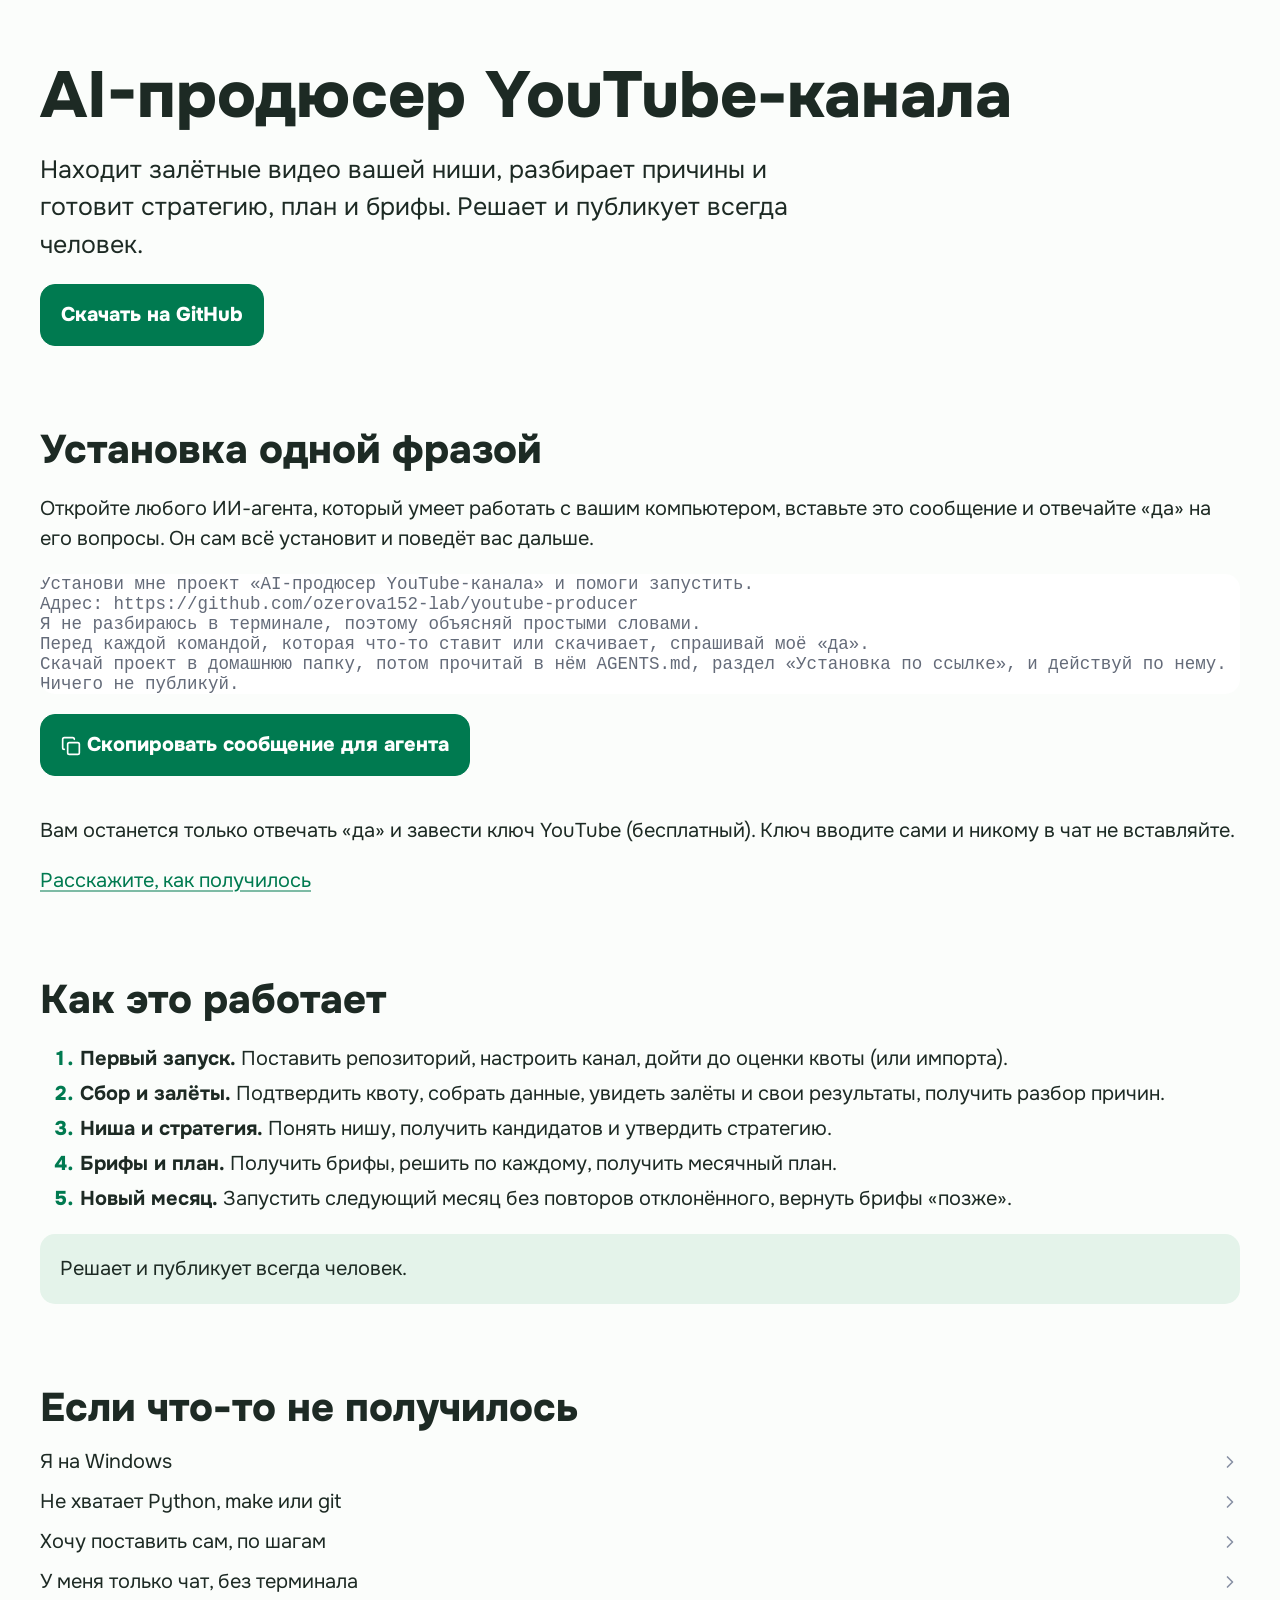
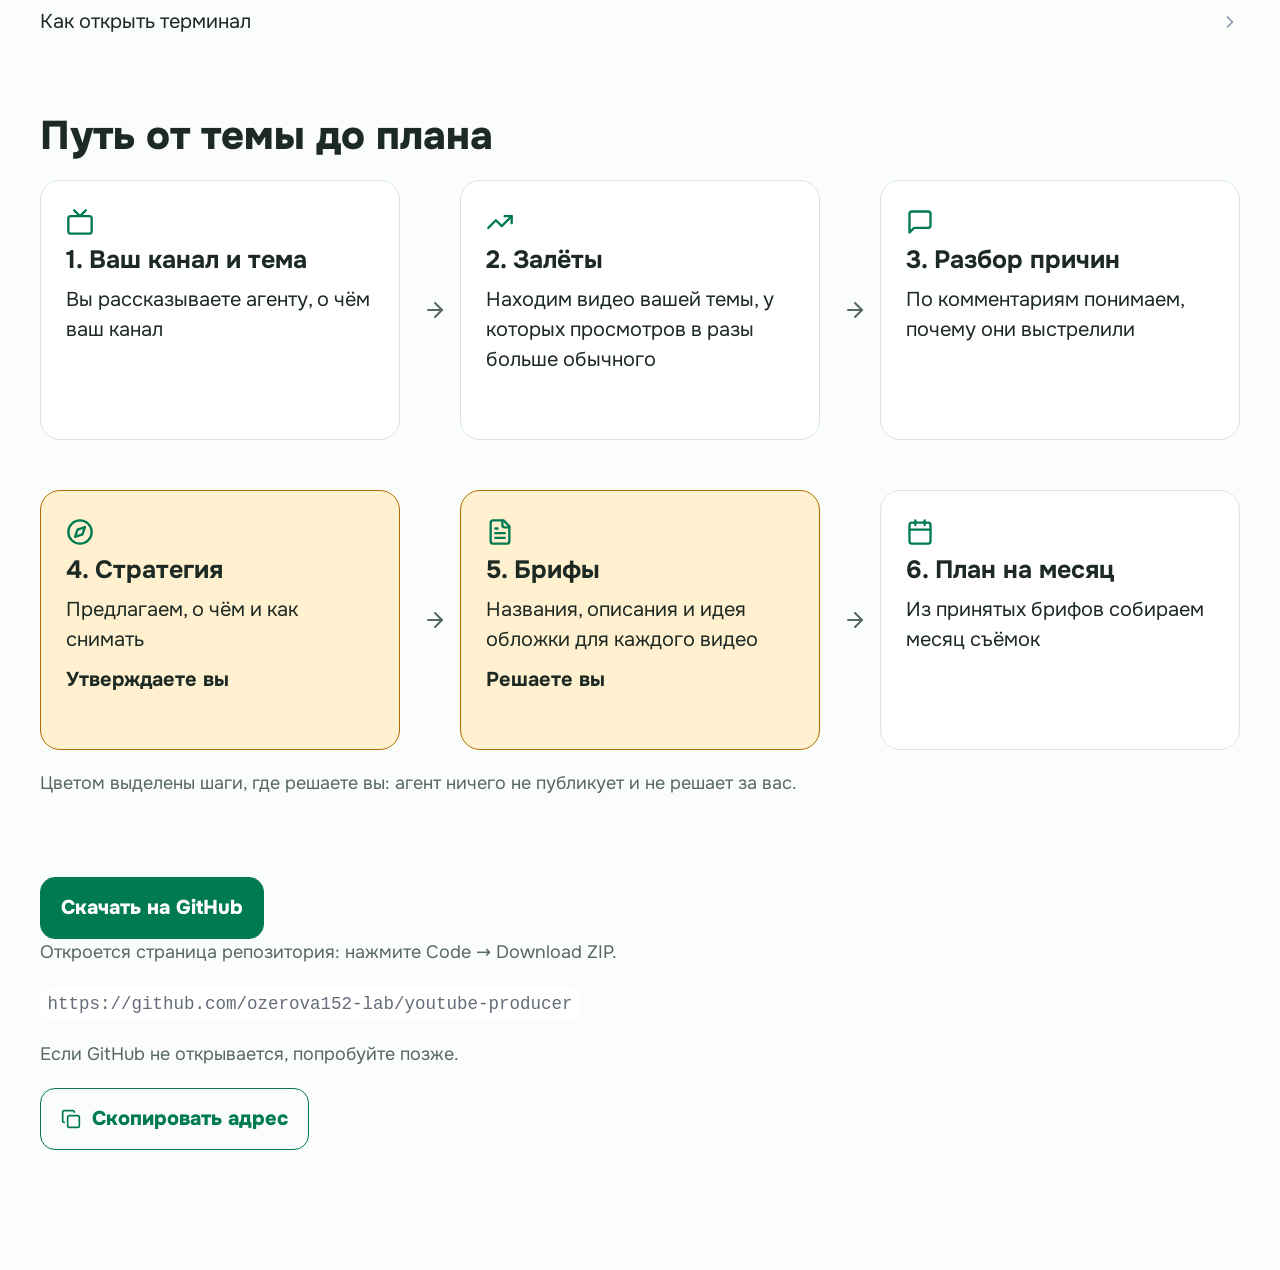
<file: site/index.html>
<!doctype html>
<html lang="ru" data-theme="light">
<head>
  <meta charset="utf-8">
  <meta name="viewport" content="width=device-width, initial-scale=1">
  <title>AI-продюсер YouTube-канала</title>
  <meta name="description" content="Находит залётные видео вашей ниши, разбирает причины и готовит стратегию, план и брифы. Решает и публикует всегда человек.">
  <link rel="canonical" href="https://ozerova152-lab.github.io/youtube-producer/">
  <meta property="og:type" content="website">
  <meta property="og:locale" content="ru_RU">
  <meta property="og:site_name" content="AI-продюсер YouTube-канала">
  <meta property="og:title" content="AI-продюсер YouTube-канала">
  <meta property="og:description" content="Находит залётные видео вашей ниши, разбирает причины и готовит стратегию, план и брифы. Решает и публикует всегда человек.">
  <meta property="og:url" content="https://ozerova152-lab.github.io/youtube-producer/">
  <meta property="og:image" content="https://ozerova152-lab.github.io/youtube-producer/assets/cover-producer.jpg">
  <meta property="og:image:width" content="1500">
  <meta property="og:image:height" content="500">
  <meta name="twitter:card" content="summary_large_image">
  <meta name="twitter:title" content="AI-продюсер YouTube-канала">
  <meta name="twitter:description" content="Находит залётные видео вашей ниши, разбирает причины и готовит стратегию, план и брифы. Решает и публикует всегда человек.">
  <meta name="twitter:image" content="https://ozerova152-lab.github.io/youtube-producer/assets/cover-producer.jpg">
  <link rel="preload" href="fonts/onest-cyrillic-wght-normal.woff2" as="font" type="font/woff2" crossorigin>
  <link rel="stylesheet" href="vendor/pico.min.css">
  <link rel="stylesheet" href="theme.css">
</head>
<body>
  <main class="container">

    <header id="about">
      <h1>AI-продюсер YouTube-канала</h1>
      <p class="lead">Находит залётные видео вашей ниши, разбирает причины и готовит стратегию, план и брифы. Решает и публикует всегда человек.</p>
      <a href="https://github.com/ozerova152-lab/youtube-producer" role="button">Скачать на GitHub</a>
    </header>

    <section id="install-by-link">
      <h2>Установка одной фразой</h2>
      <p class="note phone-only">Запускать проект нужно на компьютере. Скопируйте адрес репозитория, чтобы открыть его там.</p>
      <p>Откройте любого ИИ-агента, который умеет работать с вашим компьютером, вставьте это сообщение и отвечайте «да» на его вопросы. Он сам всё установит и поведёт вас дальше.</p>
      <pre id="agent-message">Установи мне проект «AI-продюсер YouTube-канала» и помоги запустить.
Адрес: https://github.com/ozerova152-lab/youtube-producer
Я не разбираюсь в терминале, поэтому объясняй простыми словами.
Перед каждой командой, которая что-то ставит или скачивает, спрашивай моё «да».
Скачай проект в домашнюю папку, потом прочитай в нём AGENTS.md, раздел «Установка по ссылке», и действуй по нему.
Ничего не публикуй.</pre>
      <!-- Кнопка нужна только со скриптом: без JavaScript сообщение остаётся текстом, его можно выделить и скопировать. -->
      <button type="button" id="copy-message" hidden>
        <svg class="icon icon-copy" aria-hidden="true" xmlns="http://www.w3.org/2000/svg" width="20" height="20" viewBox="0 0 24 24" fill="none" stroke="currentColor" stroke-width="2" stroke-linecap="round" stroke-linejoin="round"><rect width="14" height="14" x="8" y="8" rx="2" ry="2"/><path d="M4 16c-1.1 0-2-.9-2-2V4c0-1.1.9-2 2-2h10c1.1 0 2 .9 2 2"/></svg>
        <svg class="icon icon-check" aria-hidden="true" xmlns="http://www.w3.org/2000/svg" width="20" height="20" viewBox="0 0 24 24" fill="none" stroke="currentColor" stroke-width="2" stroke-linecap="round" stroke-linejoin="round" hidden><path d="M20 6 9 17l-5-5"/></svg>
        <span class="label">Скопировать сообщение для агента</span>
      </button>
      <p id="copy-message-status" class="caption" role="status"></p>
      <p>Вам останется только отвечать «да» и завести ключ YouTube (бесплатный). Ключ вводите сами и никому в чат не вставляйте.</p>
      <p id="feedback"><a href="https://github.com/ozerova152-lab/youtube-producer/issues">Расскажите, как получилось</a></p>
    </section>

    <section id="how-it-works">
      <h2>Как это работает</h2>
      <ol class="steps">
        <li><strong>Первый запуск.</strong> Поставить репозиторий, настроить канал, дойти до оценки квоты (или импорта).</li>
        <li><strong>Сбор и залёты.</strong> Подтвердить квоту, собрать данные, увидеть залёты и свои результаты, получить разбор причин.</li>
        <li><strong>Ниша и стратегия.</strong> Понять нишу, получить кандидатов и утвердить стратегию.</li>
        <li><strong>Брифы и план.</strong> Получить брифы, решить по каждому, получить месячный план.</li>
        <li><strong>Новый месяц.</strong> Запустить следующий месяц без повторов отклонённого, вернуть брифы «позже».</li>
      </ol>
      <p class="note">Решает и публикует всегда человек.</p>
    </section>

    <section id="troubleshooting">
      <h2>Если что-то не получилось</h2>
      <details id="windows-wsl">
        <summary>Я на Windows</summary>
        <p>Если вы запускаете Claude Code или Codex на Windows, один раз нужно поставить WSL: это Linux внутри Windows, один разовый шаг, около 20–30 минут. Для работы в обычном чате WSL не нужен.</p>
        <p>Агент сам WSL не ставит: нужны права администратора и перезагрузка, он расскажет шаги и подождёт. Подробная инструкция по шагам — в <a href="https://github.com/ozerova152-lab/youtube-producer/blob/main/docs/windows-wsl.md">инструкции по WSL</a>.</p>
        <p>Не хотите разбираться сами? Скажите любому ИИ-агенту: «Я на Windows и ничего не понимаю в терминале. Помоги поставить WSL и дойти до запуска проекта, объясняй каждый шаг».</p>
        <p><strong>Если застряли:</strong></p>
        <ul>
          <li>Пароль при вводе не показывается: это нормально, просто введите его и нажмите Enter.</li>
          <li>Если <code>wsl --install</code> пишет про виртуализацию, на некоторых компьютерах её нужно включить в BIOS.</li>
          <li>Вы в окне Ubuntu, если в начале строки стоит имя@компьютер. Если там <code>PS C:\...&gt;</code>, это PowerShell: откройте Ubuntu из меню «Пуск».</li>
        </ul>
      </details>
      <details id="missing-tools">
        <summary>Не хватает Python, make или git</summary>
        <p>Это маленькие программы, без которых проект не запускается: Python запускает скрипт, <code>git</code> скачивает проект, <code>make</code> запускает готовые команды. Агент скажет, чего не хватает, и подскажет команду. Команды с паролем администратора вводите сами: агент пароль не знает.</p>
      </details>
      <details id="manual-install">
        <summary>Хочу поставить сам, по шагам</summary>
        <ol>
          <li>Скачайте проект: на странице репозитория нажмите Code → Download ZIP и распакуйте архив. Один раз в терминале внутри папки выполните <code>make setup</code>: эта команда сама скачает всё нужное для работы (нужен интернет).</li>
          <li>Откройте папку проекта в вашем агенте (подсказки ниже).</li>
          <li>Скажите агенту: «Прочитай <code>AGENTS.md</code> и запусти месяц».</li>
        </ol>
        <div class="grid">
          <article>
            <h3>В Claude Code</h3>
            <p>Откройте терминал в папке проекта и запустите <code>claude</code>.</p>
          </article>
          <article>
            <h3>В Claude Cowork</h3>
            <p>Откройте папку проекта в приложении Claude Desktop.</p>
          </article>
          <article>
            <h3>В Codex</h3>
            <p>Дайте Codex ссылку на <a href="https://github.com/ozerova152-lab/youtube-producer">репозиторий</a> и напишите: «Изучи youtube-producer и помоги начать».</p>
          </article>
        </div>
      </details>
      <details id="chat-only">
        <summary>У меня только чат, без терминала</summary>
        <p>Установка не нужна. Дайте чату файл <code>AGENTS.md</code> и напишите «запусти месяц»: любые данные о видео (таблицу, файл, выгрузку) вы вставляете в чат, результаты чат присылает текстом.</p>
      </details>
      <details id="terminal">
        <summary>Как открыть терминал</summary>
        <p>Терминал — окно, куда печатают команды вместо кликов мышью. Mac: Cmd+Пробел и слово «Терминал». Linux: Ctrl+Alt+T. Windows: «Пуск» и Ubuntu (после установки WSL).</p>
      </details>
    </section>

    <section id="scheme">
      <h2>Путь от темы до плана</h2>
      <ol class="scheme">
        <li>
          <svg class="icon" aria-hidden="true" xmlns="http://www.w3.org/2000/svg" width="28" height="28" viewBox="0 0 24 24" fill="none" stroke="currentColor" stroke-width="2" stroke-linecap="round" stroke-linejoin="round"><rect width="20" height="15" x="2" y="7" rx="2" ry="2"/><polyline points="17 2 12 7 7 2"/></svg>
          <h3><span class="number">1.</span> Ваш канал и тема</h3>
          <p>Вы рассказываете агенту, о чём ваш канал</p>
          <svg class="arrow" aria-hidden="true" xmlns="http://www.w3.org/2000/svg" width="24" height="24" viewBox="0 0 24 24" fill="none" stroke="currentColor" stroke-width="2" stroke-linecap="round" stroke-linejoin="round"><path d="M5 12h14"/><path d="m12 5 7 7-7 7"/></svg>
        </li>
        <li>
          <svg class="icon" aria-hidden="true" xmlns="http://www.w3.org/2000/svg" width="28" height="28" viewBox="0 0 24 24" fill="none" stroke="currentColor" stroke-width="2" stroke-linecap="round" stroke-linejoin="round"><polyline points="22 7 13.5 15.5 8.5 10.5 2 17"/><polyline points="16 7 22 7 22 13"/></svg>
          <h3><span class="number">2.</span> Залёты</h3>
          <p>Находим видео вашей темы, у которых просмотров в разы больше обычного</p>
          <svg class="arrow" aria-hidden="true" xmlns="http://www.w3.org/2000/svg" width="24" height="24" viewBox="0 0 24 24" fill="none" stroke="currentColor" stroke-width="2" stroke-linecap="round" stroke-linejoin="round"><path d="M5 12h14"/><path d="m12 5 7 7-7 7"/></svg>
        </li>
        <li>
          <svg class="icon" aria-hidden="true" xmlns="http://www.w3.org/2000/svg" width="28" height="28" viewBox="0 0 24 24" fill="none" stroke="currentColor" stroke-width="2" stroke-linecap="round" stroke-linejoin="round"><path d="M21 15a2 2 0 0 1-2 2H7l-4 4V5a2 2 0 0 1 2-2h14a2 2 0 0 1 2 2z"/></svg>
          <h3><span class="number">3.</span> Разбор причин</h3>
          <p>По комментариям понимаем, почему они выстрелили</p>
          <svg class="arrow" aria-hidden="true" xmlns="http://www.w3.org/2000/svg" width="24" height="24" viewBox="0 0 24 24" fill="none" stroke="currentColor" stroke-width="2" stroke-linecap="round" stroke-linejoin="round"><path d="M5 12h14"/><path d="m12 5 7 7-7 7"/></svg>
        </li>
        <li class="decision">
          <svg class="icon" aria-hidden="true" xmlns="http://www.w3.org/2000/svg" width="28" height="28" viewBox="0 0 24 24" fill="none" stroke="currentColor" stroke-width="2" stroke-linecap="round" stroke-linejoin="round"><circle cx="12" cy="12" r="10"/><polygon points="16.24 7.76 14.12 14.12 7.76 16.24 9.88 9.88 16.24 7.76"/></svg>
          <h3><span class="number">4.</span> Стратегия</h3>
          <p>Предлагаем, о чём и как снимать</p>
          <strong class="who">Утверждаете вы</strong>
          <svg class="arrow" aria-hidden="true" xmlns="http://www.w3.org/2000/svg" width="24" height="24" viewBox="0 0 24 24" fill="none" stroke="currentColor" stroke-width="2" stroke-linecap="round" stroke-linejoin="round"><path d="M5 12h14"/><path d="m12 5 7 7-7 7"/></svg>
        </li>
        <li class="decision">
          <svg class="icon" aria-hidden="true" xmlns="http://www.w3.org/2000/svg" width="28" height="28" viewBox="0 0 24 24" fill="none" stroke="currentColor" stroke-width="2" stroke-linecap="round" stroke-linejoin="round"><path d="M15 2H6a2 2 0 0 0-2 2v16a2 2 0 0 0 2 2h12a2 2 0 0 0 2-2V7Z"/><path d="M14 2v4a2 2 0 0 0 2 2h4"/><path d="M10 9H8"/><path d="M16 13H8"/><path d="M16 17H8"/></svg>
          <h3><span class="number">5.</span> Брифы</h3>
          <p>Названия, описания и идея обложки для каждого видео</p>
          <strong class="who">Решаете вы</strong>
          <svg class="arrow" aria-hidden="true" xmlns="http://www.w3.org/2000/svg" width="24" height="24" viewBox="0 0 24 24" fill="none" stroke="currentColor" stroke-width="2" stroke-linecap="round" stroke-linejoin="round"><path d="M5 12h14"/><path d="m12 5 7 7-7 7"/></svg>
        </li>
        <li>
          <svg class="icon" aria-hidden="true" xmlns="http://www.w3.org/2000/svg" width="28" height="28" viewBox="0 0 24 24" fill="none" stroke="currentColor" stroke-width="2" stroke-linecap="round" stroke-linejoin="round"><rect width="18" height="18" x="3" y="4" rx="2" ry="2"/><line x1="16" x2="16" y1="2" y2="6"/><line x1="8" x2="8" y1="2" y2="6"/><line x1="3" x2="21" y1="10" y2="10"/></svg>
          <h3><span class="number">6.</span> План на месяц</h3>
          <p>Из принятых брифов собираем месяц съёмок</p>
          <svg class="arrow" aria-hidden="true" xmlns="http://www.w3.org/2000/svg" width="24" height="24" viewBox="0 0 24 24" fill="none" stroke="currentColor" stroke-width="2" stroke-linecap="round" stroke-linejoin="round"><path d="M5 12h14"/><path d="m12 5 7 7-7 7"/></svg>
        </li>
      </ol>
      <p class="caption">Цветом выделены шаги, где решаете вы: агент ничего не публикует и не решает за вас.</p>
    </section>

    <section id="download" class="download">
      <a href="https://github.com/ozerova152-lab/youtube-producer" role="button">Скачать на GitHub</a>
      <p class="caption">Откроется страница репозитория: нажмите Code → Download ZIP.</p>
      <p class="address"><code id="repo-address">https://github.com/ozerova152-lab/youtube-producer</code></p>
      <p class="caption">Если GitHub не открывается, попробуйте позже.</p>
      <!-- Кнопка нужна только со скриптом: без JavaScript остаётся адрес текстом. -->
      <button type="button" id="copy-address" class="outline" hidden>
        <svg class="icon icon-copy" aria-hidden="true" xmlns="http://www.w3.org/2000/svg" width="20" height="20" viewBox="0 0 24 24" fill="none" stroke="currentColor" stroke-width="2" stroke-linecap="round" stroke-linejoin="round"><rect width="14" height="14" x="8" y="8" rx="2" ry="2"/><path d="M4 16c-1.1 0-2-.9-2-2V4c0-1.1.9-2 2-2h10c1.1 0 2 .9 2 2"/></svg>
        <svg class="icon icon-check" aria-hidden="true" xmlns="http://www.w3.org/2000/svg" width="20" height="20" viewBox="0 0 24 24" fill="none" stroke="currentColor" stroke-width="2" stroke-linecap="round" stroke-linejoin="round" hidden><path d="M20 6 9 17l-5-5"/></svg>
        <span class="label">Скопировать адрес</span>
      </button>
      <p id="copy-status" class="caption" role="status"></p>
    </section>

  </main>

  <script>
    (function () {
      function setupCopy(buttonId, sourceId, statusId, idleText, doneText, failText) {
        var button = document.getElementById(buttonId);
        var source = document.getElementById(sourceId);
        var status = document.getElementById(statusId);
        var label = button.querySelector(".label");
        var iconCopy = button.querySelector(".icon-copy");
        var iconCheck = button.querySelector(".icon-check");
        var timer;

        function reset() {
          label.textContent = idleText;
          iconCopy.hidden = false;
          iconCheck.hidden = true;
        }

        button.hidden = false;
        button.addEventListener("click", function () {
          clearTimeout(timer);
          status.textContent = "";
          var copied = navigator.clipboard
            ? navigator.clipboard.writeText(source.textContent)
            : Promise.reject(new Error("clipboard unavailable"));
          copied.then(function () {
            label.textContent = doneText;
            iconCopy.hidden = true;
            iconCheck.hidden = false;
            timer = setTimeout(reset, 3000);
          }, function () {
            reset();
            status.textContent = failText;
          });
        });
      }

      setupCopy("copy-message", "agent-message", "copy-message-status",
        "Скопировать сообщение для агента", "Сообщение скопировано",
        "Не получилось скопировать. Выделите сообщение вручную");
      setupCopy("copy-address", "repo-address", "copy-status",
        "Скопировать адрес", "Адрес скопирован",
        "Не получилось скопировать. Выделите адрес вручную");
    })();
  </script>
</body>
</html>
</file>
<file: site/theme.css>
/* Тема страницы-витрины: значения из DESIGN.md поверх Pico CSS 2.1.1.
   Цвета и размеры меняем здесь и в DESIGN.md, а не в разметке. */

@font-face {
  font-family: "Onest";
  font-style: normal;
  font-weight: 100 900;
  font-display: swap;
  src: url("fonts/onest-cyrillic-wght-normal.woff2") format("woff2-variations");
  unicode-range: U+0301, U+0400-045F, U+0490-0491, U+04B0-04B1, U+2116;
}

@font-face {
  font-family: "Onest";
  font-style: normal;
  font-weight: 100 900;
  font-display: swap;
  src: url("fonts/onest-latin-wght-normal.woff2") format("woff2-variations");
  unicode-range: U+0000-00FF, U+0131, U+0152-0153, U+02BB-02BC, U+02C6, U+02DA, U+02DC, U+0304, U+0308, U+0329, U+2000-206F, U+20AC, U+2122, U+2191, U+2193, U+2212, U+2215, U+FEFF, U+FFFD;
}

/* Тот же селектор, что у светлой темы Pico, иначе переменные не перекроются. */
:host(:not([data-theme="dark"])),
:root:not([data-theme="dark"]),
[data-theme="light"] {
  --pico-font-family: "Onest", system-ui, "Segoe UI", Roboto, Arial, sans-serif;
  --pico-border-radius: 0.75rem;

  --pico-background-color: #fbfdfb;
  --pico-color: #1d2a24;
  --pico-h1-color: #1d2a24;
  --pico-h2-color: #1d2a24;
  --pico-h3-color: #1d2a24;
  --pico-muted-color: #566860;
  --pico-muted-border-color: #d9e6de;

  --pico-primary: #007a50;
  --pico-primary-background: #007a50;
  --pico-primary-underline: rgba(0, 122, 80, 0.5);
  --pico-primary-hover: #00633f;
  --pico-primary-hover-background: #00633f;
  --pico-primary-hover-underline: #00633f;
  --pico-primary-focus: rgba(0, 122, 80, 0.4);
  --pico-primary-inverse: #ffffff;

  --pico-card-background-color: #ffffff;
  --pico-card-border-color: #d9e6de;
  --pico-card-box-shadow: none;
  --pico-card-sectioning-background-color: #ffffff;
  --pico-code-background-color: #ffffff;

  --note-background: #e4f3ea;
  --decision-background: #fff0cf;
  --decision-border: #b36b00;
}

h1,
h2 {
  --pico-font-weight: 800;
}

h1 {
  --pico-font-size: clamp(2rem, 6vw, 3.25rem);
  line-height: 1.1;
}

h2 {
  --pico-font-size: 2rem;
  line-height: 1.2;
}

[role="button"],
button {
  --pico-font-weight: 800;
}

article {
  border: var(--pico-border-width) solid var(--pico-card-border-color);
  border-radius: 1rem;
}

.note {
  background: var(--note-background);
  border-radius: var(--pico-border-radius);
  padding: 1rem;
}

/* Блоки кода и таблицы прокручиваются внутри себя, страница вбок не едет. */
pre,
figure {
  overflow-x: auto;
}

/* Блоки страницы-витрины. */
main > header,
main > section {
  margin-bottom: 4rem;
}

main > header {
  padding-top: 2rem;
}

.lead {
  font-size: 1.25em;
  max-width: 40rem;
}

.steps li::marker {
  color: var(--pico-primary);
  font-weight: 800;
}

.caption {
  color: var(--pico-muted-color);
  font-size: 0.9rem;
}

/* Подсказка только для телефона: запускать проект нужно на компьютере. */
.phone-only {
  display: none;
}

@media (max-width: 767px) {
  .phone-only {
    display: block;
  }
}

/* Длинный адрес переносится, а не ломает ширину; клик выделяет его целиком. */
.address code {
  overflow-wrap: anywhere;
  user-select: all;
}

#copy-address {
  width: auto;
}

#copy-address .icon {
  vertical-align: -0.2em;
  margin-right: 0.25rem;
}

#copy-address[hidden],
#copy-address .icon[hidden] {
  display: none;
}

dt {
  font-weight: 800;
}

dd {
  margin-left: 0;
  margin-bottom: 0.75rem;
}

/* Сообщение для агента: переносится по словам, чтобы на телефоне не было прокрутки вбок. */
#agent-message {
  white-space: pre-wrap;
  overflow-wrap: anywhere;
}

details {
  margin-bottom: var(--pico-spacing);
}

/* Схема «Путь от темы до плана»: квадратики друг под другом на телефоне, сетка 3×2 на компьютере.
   Шаги, где решает человек, выделены цветом и подписаны словами (цвет не единственный признак). */
.scheme {
  list-style: none;
  padding: 0;
  margin: 0 0 1rem;
  display: grid;
  grid-template-columns: 1fr;
  gap: 2.5rem;
}

.scheme li {
  position: relative;
  margin: 0;
  padding: 1.25rem;
  border: var(--pico-border-width) solid var(--pico-card-border-color);
  border-radius: 1rem;
  background: var(--pico-card-background-color);
}

.scheme li.decision {
  background: var(--decision-background);
  border-color: var(--decision-border);
}

.scheme h3 {
  margin: 0.5rem 0;
  --pico-font-size: 1.25rem;
}

.scheme p {
  margin-bottom: 0.5rem;
}

.scheme .icon {
  color: var(--pico-primary);
}

.scheme .who {
  display: inline-block;
}

/* Стрелка к следующему шагу: вниз под квадратиком (телефон), вправо на компьютере. */
.scheme .arrow {
  position: absolute;
  left: 50%;
  bottom: -2.1rem;
  transform: translateX(-50%) rotate(90deg);
  color: var(--pico-muted-color);
}

.scheme li:last-child .arrow {
  display: none;
}

@media (min-width: 768px) {
  .scheme {
    grid-template-columns: repeat(3, 1fr);
    gap: 2.5rem 3rem;
  }

  .scheme li {
    min-height: 13rem;
  }

  .scheme .arrow {
    left: auto;
    right: -2.4rem;
    top: 50%;
    bottom: auto;
    transform: translateY(-50%);
  }

  /* В конце ряда стрелка вправо ни к чему: порядок задают номера. */
  .scheme li:nth-child(3n) .arrow {
    display: none;
  }
}
</file>
<file: site/vendor/pico.min.css>
@charset "UTF-8";/*!
 * Pico CSS ✨ v2.1.1 (https://picocss.com)
 * Copyright 2019-2025 - Licensed under MIT
 */:host,:root{--pico-font-family-emoji:"Apple Color Emoji","Segoe UI Emoji","Segoe UI Symbol","Noto Color Emoji";--pico-font-family-sans-serif:system-ui,"Segoe UI",Roboto,Oxygen,Ubuntu,Cantarell,Helvetica,Arial,"Helvetica Neue",sans-serif,var(--pico-font-family-emoji);--pico-font-family-monospace:ui-monospace,SFMono-Regular,"SF Mono",Menlo,Consolas,"Liberation Mono",monospace,var(--pico-font-family-emoji);--pico-font-family:var(--pico-font-family-sans-serif);--pico-line-height:1.5;--pico-font-weight:400;--pico-font-size:100%;--pico-text-underline-offset:0.1rem;--pico-border-radius:0.25rem;--pico-border-width:0.0625rem;--pico-outline-width:0.125rem;--pico-transition:0.2s ease-in-out;--pico-spacing:1rem;--pico-typography-spacing-vertical:1rem;--pico-block-spacing-vertical:var(--pico-spacing);--pico-block-spacing-horizontal:var(--pico-spacing);--pico-grid-column-gap:var(--pico-spacing);--pico-grid-row-gap:var(--pico-spacing);--pico-form-element-spacing-vertical:0.75rem;--pico-form-element-spacing-horizontal:1rem;--pico-group-box-shadow:0 0 0 rgba(0, 0, 0, 0);--pico-group-box-shadow-focus-with-button:0 0 0 var(--pico-outline-width) var(--pico-primary-focus);--pico-group-box-shadow-focus-with-input:0 0 0 0.0625rem var(--pico-form-element-border-color);--pico-modal-overlay-backdrop-filter:blur(0.375rem);--pico-nav-element-spacing-vertical:1rem;--pico-nav-element-spacing-horizontal:0.5rem;--pico-nav-link-spacing-vertical:0.5rem;--pico-nav-link-spacing-horizontal:0.5rem;--pico-nav-breadcrumb-divider:">";--pico-icon-checkbox:url("data:image/svg+xml,%3Csvg xmlns='http://www.w3.org/2000/svg' width='24' height='24' viewBox='0 0 24 24' fill='none' stroke='rgb(255, 255, 255)' stroke-width='4' stroke-linecap='round' stroke-linejoin='round'%3E%3Cpolyline points='20 6 9 17 4 12'%3E%3C/polyline%3E%3C/svg%3E");--pico-icon-minus:url("data:image/svg+xml,%3Csvg xmlns='http://www.w3.org/2000/svg' width='24' height='24' viewBox='0 0 24 24' fill='none' stroke='rgb(255, 255, 255)' stroke-width='4' stroke-linecap='round' stroke-linejoin='round'%3E%3Cline x1='5' y1='12' x2='19' y2='12'%3E%3C/line%3E%3C/svg%3E");--pico-icon-chevron:url("data:image/svg+xml,%3Csvg xmlns='http://www.w3.org/2000/svg' width='24' height='24' viewBox='0 0 24 24' fill='none' stroke='rgb(136, 145, 164)' stroke-width='2' stroke-linecap='round' stroke-linejoin='round'%3E%3Cpolyline points='6 9 12 15 18 9'%3E%3C/polyline%3E%3C/svg%3E");--pico-icon-date:url("data:image/svg+xml,%3Csvg xmlns='http://www.w3.org/2000/svg' width='24' height='24' viewBox='0 0 24 24' fill='none' stroke='rgb(136, 145, 164)' stroke-width='2' stroke-linecap='round' stroke-linejoin='round'%3E%3Crect x='3' y='4' width='18' height='18' rx='2' ry='2'%3E%3C/rect%3E%3Cline x1='16' y1='2' x2='16' y2='6'%3E%3C/line%3E%3Cline x1='8' y1='2' x2='8' y2='6'%3E%3C/line%3E%3Cline x1='3' y1='10' x2='21' y2='10'%3E%3C/line%3E%3C/svg%3E");--pico-icon-time:url("data:image/svg+xml,%3Csvg xmlns='http://www.w3.org/2000/svg' width='24' height='24' viewBox='0 0 24 24' fill='none' stroke='rgb(136, 145, 164)' stroke-width='2' stroke-linecap='round' stroke-linejoin='round'%3E%3Ccircle cx='12' cy='12' r='10'%3E%3C/circle%3E%3Cpolyline points='12 6 12 12 16 14'%3E%3C/polyline%3E%3C/svg%3E");--pico-icon-search:url("data:image/svg+xml,%3Csvg xmlns='http://www.w3.org/2000/svg' width='24' height='24' viewBox='0 0 24 24' fill='none' stroke='rgb(136, 145, 164)' stroke-width='1.5' stroke-linecap='round' stroke-linejoin='round'%3E%3Ccircle cx='11' cy='11' r='8'%3E%3C/circle%3E%3Cline x1='21' y1='21' x2='16.65' y2='16.65'%3E%3C/line%3E%3C/svg%3E");--pico-icon-close:url("data:image/svg+xml,%3Csvg xmlns='http://www.w3.org/2000/svg' width='24' height='24' viewBox='0 0 24 24' fill='none' stroke='rgb(136, 145, 164)' stroke-width='3' stroke-linecap='round' stroke-linejoin='round'%3E%3Cline x1='18' y1='6' x2='6' y2='18'%3E%3C/line%3E%3Cline x1='6' y1='6' x2='18' y2='18'%3E%3C/line%3E%3C/svg%3E");--pico-icon-loading:url("data:image/svg+xml,%3Csvg fill='none' height='24' width='24' viewBox='0 0 24 24' xmlns='http://www.w3.org/2000/svg' %3E%3Cstyle%3E g %7B animation: rotate 2s linear infinite; transform-origin: center center; %7D circle %7B stroke-dasharray: 75,100; stroke-dashoffset: -5; animation: dash 1.5s ease-in-out infinite; stroke-linecap: round; %7D @keyframes rotate %7B 0%25 %7B transform: rotate(0deg); %7D 100%25 %7B transform: rotate(360deg); %7D %7D @keyframes dash %7B 0%25 %7B stroke-dasharray: 1,100; stroke-dashoffset: 0; %7D 50%25 %7B stroke-dasharray: 44.5,100; stroke-dashoffset: -17.5; %7D 100%25 %7B stroke-dasharray: 44.5,100; stroke-dashoffset: -62; %7D %7D %3C/style%3E%3Cg%3E%3Ccircle cx='12' cy='12' r='10' fill='none' stroke='rgb(136, 145, 164)' stroke-width='4' /%3E%3C/g%3E%3C/svg%3E")}@media (min-width:576px){:host,:root{--pico-font-size:106.25%}}@media (min-width:768px){:host,:root{--pico-font-size:112.5%}}@media (min-width:1024px){:host,:root{--pico-font-size:118.75%}}@media (min-width:1280px){:host,:root{--pico-font-size:125%}}@media (min-width:1536px){:host,:root{--pico-font-size:131.25%}}a{--pico-text-decoration:underline}a.contrast,a.secondary{--pico-text-decoration:underline}small{--pico-font-size:0.875em}h1,h2,h3,h4,h5,h6{--pico-font-weight:700}h1{--pico-font-size:2rem;--pico-line-height:1.125;--pico-typography-spacing-top:3rem}h2{--pico-font-size:1.75rem;--pico-line-height:1.15;--pico-typography-spacing-top:2.625rem}h3{--pico-font-size:1.5rem;--pico-line-height:1.175;--pico-typography-spacing-top:2.25rem}h4{--pico-font-size:1.25rem;--pico-line-height:1.2;--pico-typography-spacing-top:1.874rem}h5{--pico-font-size:1.125rem;--pico-line-height:1.225;--pico-typography-spacing-top:1.6875rem}h6{--pico-font-size:1rem;--pico-line-height:1.25;--pico-typography-spacing-top:1.5rem}tfoot td,tfoot th,thead td,thead th{--pico-font-weight:600;--pico-border-width:0.1875rem}code,kbd,pre,samp{--pico-font-family:var(--pico-font-family-monospace)}kbd{--pico-font-weight:bolder}:where(select,textarea),input:not([type=submit],[type=button],[type=reset],[type=checkbox],[type=radio],[type=file]){--pico-outline-width:0.0625rem}[type=search]{--pico-border-radius:5rem}[type=checkbox],[type=radio]{--pico-border-width:0.125rem}[type=checkbox][role=switch]{--pico-border-width:0.1875rem}details.dropdown summary:not([role=button]){--pico-outline-width:0.0625rem}nav details.dropdown summary:focus-visible{--pico-outline-width:0.125rem}[role=search]{--pico-border-radius:5rem}[role=group]:has(button.secondary:focus,[type=submit].secondary:focus,[type=button].secondary:focus,[role=button].secondary:focus),[role=search]:has(button.secondary:focus,[type=submit].secondary:focus,[type=button].secondary:focus,[role=button].secondary:focus){--pico-group-box-shadow-focus-with-button:0 0 0 var(--pico-outline-width) var(--pico-secondary-focus)}[role=group]:has(button.contrast:focus,[type=submit].contrast:focus,[type=button].contrast:focus,[role=button].contrast:focus),[role=search]:has(button.contrast:focus,[type=submit].contrast:focus,[type=button].contrast:focus,[role=button].contrast:focus){--pico-group-box-shadow-focus-with-button:0 0 0 var(--pico-outline-width) var(--pico-contrast-focus)}[role=group] [role=button],[role=group] [type=button],[role=group] [type=submit],[role=group] button,[role=search] [role=button],[role=search] [type=button],[role=search] [type=submit],[role=search] button{--pico-form-element-spacing-horizontal:2rem}details summary[role=button]:not(.outline)::after{filter:brightness(0) invert(1)}[aria-busy=true]:not(input,select,textarea):is(button,[type=submit],[type=button],[type=reset],[role=button]):not(.outline)::before{filter:brightness(0) invert(1)}:host(:not([data-theme=dark])),:root:not([data-theme=dark]),[data-theme=light]{color-scheme:light;--pico-background-color:#fff;--pico-color:#373c44;--pico-text-selection-color:rgba(2, 154, 232, 0.25);--pico-muted-color:#646b79;--pico-muted-border-color:rgb(231, 234, 239.5);--pico-primary:#0172ad;--pico-primary-background:#0172ad;--pico-primary-border:var(--pico-primary-background);--pico-primary-underline:rgba(1, 114, 173, 0.5);--pico-primary-hover:#015887;--pico-primary-hover-background:#02659a;--pico-primary-hover-border:var(--pico-primary-hover-background);--pico-primary-hover-underline:var(--pico-primary-hover);--pico-primary-focus:rgba(2, 154, 232, 0.5);--pico-primary-inverse:#fff;--pico-secondary:#5d6b89;--pico-secondary-background:#525f7a;--pico-secondary-border:var(--pico-secondary-background);--pico-secondary-underline:rgba(93, 107, 137, 0.5);--pico-secondary-hover:#48536b;--pico-secondary-hover-background:#48536b;--pico-secondary-hover-border:var(--pico-secondary-hover-background);--pico-secondary-hover-underline:var(--pico-secondary-hover);--pico-secondary-focus:rgba(93, 107, 137, 0.25);--pico-secondary-inverse:#fff;--pico-contrast:#181c25;--pico-contrast-background:#181c25;--pico-contrast-border:var(--pico-contrast-background);--pico-contrast-underline:rgba(24, 28, 37, 0.5);--pico-contrast-hover:#000;--pico-contrast-hover-background:#000;--pico-contrast-hover-border:var(--pico-contrast-hover-background);--pico-contrast-hover-underline:var(--pico-secondary-hover);--pico-contrast-focus:rgba(93, 107, 137, 0.25);--pico-contrast-inverse:#fff;--pico-box-shadow:0.0145rem 0.029rem 0.174rem rgba(129, 145, 181, 0.01698),0.0335rem 0.067rem 0.402rem rgba(129, 145, 181, 0.024),0.0625rem 0.125rem 0.75rem rgba(129, 145, 181, 0.03),0.1125rem 0.225rem 1.35rem rgba(129, 145, 181, 0.036),0.2085rem 0.417rem 2.502rem rgba(129, 145, 181, 0.04302),0.5rem 1rem 6rem rgba(129, 145, 181, 0.06),0 0 0 0.0625rem rgba(129, 145, 181, 0.015);--pico-h1-color:#2d3138;--pico-h2-color:#373c44;--pico-h3-color:#424751;--pico-h4-color:#4d535e;--pico-h5-color:#5c6370;--pico-h6-color:#646b79;--pico-mark-background-color:rgb(252.5, 230.5, 191.5);--pico-mark-color:#0f1114;--pico-ins-color:rgb(28.5, 105.5, 84);--pico-del-color:rgb(136, 56.5, 53);--pico-blockquote-border-color:var(--pico-muted-border-color);--pico-blockquote-footer-color:var(--pico-muted-color);--pico-button-box-shadow:0 0 0 rgba(0, 0, 0, 0);--pico-button-hover-box-shadow:0 0 0 rgba(0, 0, 0, 0);--pico-table-border-color:var(--pico-muted-border-color);--pico-table-row-stripped-background-color:rgba(111, 120, 135, 0.0375);--pico-code-background-color:rgb(243, 244.5, 246.75);--pico-code-color:#646b79;--pico-code-kbd-background-color:var(--pico-color);--pico-code-kbd-color:var(--pico-background-color);--pico-form-element-background-color:rgb(251, 251.5, 252.25);--pico-form-element-selected-background-color:#dfe3eb;--pico-form-element-border-color:#cfd5e2;--pico-form-element-color:#23262c;--pico-form-element-placeholder-color:var(--pico-muted-color);--pico-form-element-active-background-color:#fff;--pico-form-element-active-border-color:var(--pico-primary-border);--pico-form-element-focus-color:var(--pico-primary-border);--pico-form-element-disabled-opacity:0.5;--pico-form-element-invalid-border-color:rgb(183.5, 105.5, 106.5);--pico-form-element-invalid-active-border-color:rgb(200.25, 79.25, 72.25);--pico-form-element-invalid-focus-color:var(--pico-form-element-invalid-active-border-color);--pico-form-element-valid-border-color:rgb(76, 154.5, 137.5);--pico-form-element-valid-active-border-color:rgb(39, 152.75, 118.75);--pico-form-element-valid-focus-color:var(--pico-form-element-valid-active-border-color);--pico-switch-background-color:#bfc7d9;--pico-switch-checked-background-color:var(--pico-primary-background);--pico-switch-color:#fff;--pico-switch-thumb-box-shadow:0 0 0 rgba(0, 0, 0, 0);--pico-range-border-color:#dfe3eb;--pico-range-active-border-color:#bfc7d9;--pico-range-thumb-border-color:var(--pico-background-color);--pico-range-thumb-color:var(--pico-secondary-background);--pico-range-thumb-active-color:var(--pico-primary-background);--pico-accordion-border-color:var(--pico-muted-border-color);--pico-accordion-active-summary-color:var(--pico-primary-hover);--pico-accordion-close-summary-color:var(--pico-color);--pico-accordion-open-summary-color:var(--pico-muted-color);--pico-card-background-color:var(--pico-background-color);--pico-card-border-color:var(--pico-muted-border-color);--pico-card-box-shadow:var(--pico-box-shadow);--pico-card-sectioning-background-color:rgb(251, 251.5, 252.25);--pico-dropdown-background-color:#fff;--pico-dropdown-border-color:#eff1f4;--pico-dropdown-box-shadow:var(--pico-box-shadow);--pico-dropdown-color:var(--pico-color);--pico-dropdown-hover-background-color:#eff1f4;--pico-loading-spinner-opacity:0.5;--pico-modal-overlay-background-color:rgba(232, 234, 237, 0.75);--pico-progress-background-color:#dfe3eb;--pico-progress-color:var(--pico-primary-background);--pico-tooltip-background-color:var(--pico-contrast-background);--pico-tooltip-color:var(--pico-contrast-inverse);--pico-icon-valid:url("data:image/svg+xml,%3Csvg xmlns='http://www.w3.org/2000/svg' width='24' height='24' viewBox='0 0 24 24' fill='none' stroke='rgb(76, 154.5, 137.5)' stroke-width='2' stroke-linecap='round' stroke-linejoin='round'%3E%3Cpolyline points='20 6 9 17 4 12'%3E%3C/polyline%3E%3C/svg%3E");--pico-icon-invalid:url("data:image/svg+xml,%3Csvg xmlns='http://www.w3.org/2000/svg' width='24' height='24' viewBox='0 0 24 24' fill='none' stroke='rgb(200.25, 79.25, 72.25)' stroke-width='2' stroke-linecap='round' stroke-linejoin='round'%3E%3Ccircle cx='12' cy='12' r='10'%3E%3C/circle%3E%3Cline x1='12' y1='8' x2='12' y2='12'%3E%3C/line%3E%3Cline x1='12' y1='16' x2='12.01' y2='16'%3E%3C/line%3E%3C/svg%3E")}:host(:not([data-theme=dark])) input:is([type=submit],[type=button],[type=reset],[type=checkbox],[type=radio],[type=file]),:root:not([data-theme=dark]) input:is([type=submit],[type=button],[type=reset],[type=checkbox],[type=radio],[type=file]),[data-theme=light] input:is([type=submit],[type=button],[type=reset],[type=checkbox],[type=radio],[type=file]){--pico-form-element-focus-color:var(--pico-primary-focus)}@media only screen and (prefers-color-scheme:dark){:host(:not([data-theme])),:root:not([data-theme]){color-scheme:dark;--pico-background-color:rgb(19, 22.5, 30.5);--pico-color:#c2c7d0;--pico-text-selection-color:rgba(1, 170, 255, 0.1875);--pico-muted-color:#7b8495;--pico-muted-border-color:#202632;--pico-primary:#01aaff;--pico-primary-background:#0172ad;--pico-primary-border:var(--pico-primary-background);--pico-primary-underline:rgba(1, 170, 255, 0.5);--pico-primary-hover:#79c0ff;--pico-primary-hover-background:#017fc0;--pico-primary-hover-border:var(--pico-primary-hover-background);--pico-primary-hover-underline:var(--pico-primary-hover);--pico-primary-focus:rgba(1, 170, 255, 0.375);--pico-primary-inverse:#fff;--pico-secondary:#969eaf;--pico-secondary-background:#525f7a;--pico-secondary-border:var(--pico-secondary-background);--pico-secondary-underline:rgba(150, 158, 175, 0.5);--pico-secondary-hover:#b3b9c5;--pico-secondary-hover-background:#5d6b89;--pico-secondary-hover-border:var(--pico-secondary-hover-background);--pico-secondary-hover-underline:var(--pico-secondary-hover);--pico-secondary-focus:rgba(144, 158, 190, 0.25);--pico-secondary-inverse:#fff;--pico-contrast:#dfe3eb;--pico-contrast-background:#eff1f4;--pico-contrast-border:var(--pico-contrast-background);--pico-contrast-underline:rgba(223, 227, 235, 0.5);--pico-contrast-hover:#fff;--pico-contrast-hover-background:#fff;--pico-contrast-hover-border:var(--pico-contrast-hover-background);--pico-contrast-hover-underline:var(--pico-contrast-hover);--pico-contrast-focus:rgba(207, 213, 226, 0.25);--pico-contrast-inverse:#000;--pico-box-shadow:0.0145rem 0.029rem 0.174rem rgba(7, 8.5, 12, 0.01698),0.0335rem 0.067rem 0.402rem rgba(7, 8.5, 12, 0.024),0.0625rem 0.125rem 0.75rem rgba(7, 8.5, 12, 0.03),0.1125rem 0.225rem 1.35rem rgba(7, 8.5, 12, 0.036),0.2085rem 0.417rem 2.502rem rgba(7, 8.5, 12, 0.04302),0.5rem 1rem 6rem rgba(7, 8.5, 12, 0.06),0 0 0 0.0625rem rgba(7, 8.5, 12, 0.015);--pico-h1-color:#f0f1f3;--pico-h2-color:#e0e3e7;--pico-h3-color:#c2c7d0;--pico-h4-color:#b3b9c5;--pico-h5-color:#a4acba;--pico-h6-color:#8891a4;--pico-mark-background-color:#014063;--pico-mark-color:#fff;--pico-ins-color:#62af9a;--pico-del-color:rgb(205.5, 126, 123);--pico-blockquote-border-color:var(--pico-muted-border-color);--pico-blockquote-footer-color:var(--pico-muted-color);--pico-button-box-shadow:0 0 0 rgba(0, 0, 0, 0);--pico-button-hover-box-shadow:0 0 0 rgba(0, 0, 0, 0);--pico-table-border-color:var(--pico-muted-border-color);--pico-table-row-stripped-background-color:rgba(111, 120, 135, 0.0375);--pico-code-background-color:rgb(26, 30.5, 40.25);--pico-code-color:#8891a4;--pico-code-kbd-background-color:var(--pico-color);--pico-code-kbd-color:var(--pico-background-color);--pico-form-element-background-color:rgb(28, 33, 43.5);--pico-form-element-selected-background-color:#2a3140;--pico-form-element-border-color:#2a3140;--pico-form-element-color:#e0e3e7;--pico-form-element-placeholder-color:#8891a4;--pico-form-element-active-background-color:rgb(26, 30.5, 40.25);--pico-form-element-active-border-color:var(--pico-primary-border);--pico-form-element-focus-color:var(--pico-primary-border);--pico-form-element-disabled-opacity:0.5;--pico-form-element-invalid-border-color:rgb(149.5, 74, 80);--pico-form-element-invalid-active-border-color:rgb(183.25, 63.5, 59);--pico-form-element-invalid-focus-color:var(--pico-form-element-invalid-active-border-color);--pico-form-element-valid-border-color:#2a7b6f;--pico-form-element-valid-active-border-color:rgb(22, 137, 105.5);--pico-form-element-valid-focus-color:var(--pico-form-element-valid-active-border-color);--pico-switch-background-color:#333c4e;--pico-switch-checked-background-color:var(--pico-primary-background);--pico-switch-color:#fff;--pico-switch-thumb-box-shadow:0 0 0 rgba(0, 0, 0, 0);--pico-range-border-color:#202632;--pico-range-active-border-color:#2a3140;--pico-range-thumb-border-color:var(--pico-background-color);--pico-range-thumb-color:var(--pico-secondary-background);--pico-range-thumb-active-color:var(--pico-primary-background);--pico-accordion-border-color:var(--pico-muted-border-color);--pico-accordion-active-summary-color:var(--pico-primary-hover);--pico-accordion-close-summary-color:var(--pico-color);--pico-accordion-open-summary-color:var(--pico-muted-color);--pico-card-background-color:#181c25;--pico-card-border-color:var(--pico-card-background-color);--pico-card-box-shadow:var(--pico-box-shadow);--pico-card-sectioning-background-color:rgb(26, 30.5, 40.25);--pico-dropdown-background-color:#181c25;--pico-dropdown-border-color:#202632;--pico-dropdown-box-shadow:var(--pico-box-shadow);--pico-dropdown-color:var(--pico-color);--pico-dropdown-hover-background-color:#202632;--pico-loading-spinner-opacity:0.5;--pico-modal-overlay-background-color:rgba(7.5, 8.5, 10, 0.75);--pico-progress-background-color:#202632;--pico-progress-color:var(--pico-primary-background);--pico-tooltip-background-color:var(--pico-contrast-background);--pico-tooltip-color:var(--pico-contrast-inverse);--pico-icon-valid:url("data:image/svg+xml,%3Csvg xmlns='http://www.w3.org/2000/svg' width='24' height='24' viewBox='0 0 24 24' fill='none' stroke='rgb(42, 123, 111)' stroke-width='2' stroke-linecap='round' stroke-linejoin='round'%3E%3Cpolyline points='20 6 9 17 4 12'%3E%3C/polyline%3E%3C/svg%3E");--pico-icon-invalid:url("data:image/svg+xml,%3Csvg xmlns='http://www.w3.org/2000/svg' width='24' height='24' viewBox='0 0 24 24' fill='none' stroke='rgb(149.5, 74, 80)' stroke-width='2' stroke-linecap='round' stroke-linejoin='round'%3E%3Ccircle cx='12' cy='12' r='10'%3E%3C/circle%3E%3Cline x1='12' y1='8' x2='12' y2='12'%3E%3C/line%3E%3Cline x1='12' y1='16' x2='12.01' y2='16'%3E%3C/line%3E%3C/svg%3E")}:host(:not([data-theme])) input:is([type=submit],[type=button],[type=reset],[type=checkbox],[type=radio],[type=file]),:root:not([data-theme]) input:is([type=submit],[type=button],[type=reset],[type=checkbox],[type=radio],[type=file]){--pico-form-element-focus-color:var(--pico-primary-focus)}:host(:not([data-theme])) details summary[role=button].contrast:not(.outline)::after,:root:not([data-theme]) details summary[role=button].contrast:not(.outline)::after{filter:brightness(0)}:host(:not([data-theme])) [aria-busy=true]:not(input,select,textarea).contrast:is(button,[type=submit],[type=button],[type=reset],[role=button]):not(.outline)::before,:root:not([data-theme]) [aria-busy=true]:not(input,select,textarea).contrast:is(button,[type=submit],[type=button],[type=reset],[role=button]):not(.outline)::before{filter:brightness(0)}}[data-theme=dark]{color-scheme:dark;--pico-background-color:rgb(19, 22.5, 30.5);--pico-color:#c2c7d0;--pico-text-selection-color:rgba(1, 170, 255, 0.1875);--pico-muted-color:#7b8495;--pico-muted-border-color:#202632;--pico-primary:#01aaff;--pico-primary-background:#0172ad;--pico-primary-border:var(--pico-primary-background);--pico-primary-underline:rgba(1, 170, 255, 0.5);--pico-primary-hover:#79c0ff;--pico-primary-hover-background:#017fc0;--pico-primary-hover-border:var(--pico-primary-hover-background);--pico-primary-hover-underline:var(--pico-primary-hover);--pico-primary-focus:rgba(1, 170, 255, 0.375);--pico-primary-inverse:#fff;--pico-secondary:#969eaf;--pico-secondary-background:#525f7a;--pico-secondary-border:var(--pico-secondary-background);--pico-secondary-underline:rgba(150, 158, 175, 0.5);--pico-secondary-hover:#b3b9c5;--pico-secondary-hover-background:#5d6b89;--pico-secondary-hover-border:var(--pico-secondary-hover-background);--pico-secondary-hover-underline:var(--pico-secondary-hover);--pico-secondary-focus:rgba(144, 158, 190, 0.25);--pico-secondary-inverse:#fff;--pico-contrast:#dfe3eb;--pico-contrast-background:#eff1f4;--pico-contrast-border:var(--pico-contrast-background);--pico-contrast-underline:rgba(223, 227, 235, 0.5);--pico-contrast-hover:#fff;--pico-contrast-hover-background:#fff;--pico-contrast-hover-border:var(--pico-contrast-hover-background);--pico-contrast-hover-underline:var(--pico-contrast-hover);--pico-contrast-focus:rgba(207, 213, 226, 0.25);--pico-contrast-inverse:#000;--pico-box-shadow:0.0145rem 0.029rem 0.174rem rgba(7, 8.5, 12, 0.01698),0.0335rem 0.067rem 0.402rem rgba(7, 8.5, 12, 0.024),0.0625rem 0.125rem 0.75rem rgba(7, 8.5, 12, 0.03),0.1125rem 0.225rem 1.35rem rgba(7, 8.5, 12, 0.036),0.2085rem 0.417rem 2.502rem rgba(7, 8.5, 12, 0.04302),0.5rem 1rem 6rem rgba(7, 8.5, 12, 0.06),0 0 0 0.0625rem rgba(7, 8.5, 12, 0.015);--pico-h1-color:#f0f1f3;--pico-h2-color:#e0e3e7;--pico-h3-color:#c2c7d0;--pico-h4-color:#b3b9c5;--pico-h5-color:#a4acba;--pico-h6-color:#8891a4;--pico-mark-background-color:#014063;--pico-mark-color:#fff;--pico-ins-color:#62af9a;--pico-del-color:rgb(205.5, 126, 123);--pico-blockquote-border-color:var(--pico-muted-border-color);--pico-blockquote-footer-color:var(--pico-muted-color);--pico-button-box-shadow:0 0 0 rgba(0, 0, 0, 0);--pico-button-hover-box-shadow:0 0 0 rgba(0, 0, 0, 0);--pico-table-border-color:var(--pico-muted-border-color);--pico-table-row-stripped-background-color:rgba(111, 120, 135, 0.0375);--pico-code-background-color:rgb(26, 30.5, 40.25);--pico-code-color:#8891a4;--pico-code-kbd-background-color:var(--pico-color);--pico-code-kbd-color:var(--pico-background-color);--pico-form-element-background-color:rgb(28, 33, 43.5);--pico-form-element-selected-background-color:#2a3140;--pico-form-element-border-color:#2a3140;--pico-form-element-color:#e0e3e7;--pico-form-element-placeholder-color:#8891a4;--pico-form-element-active-background-color:rgb(26, 30.5, 40.25);--pico-form-element-active-border-color:var(--pico-primary-border);--pico-form-element-focus-color:var(--pico-primary-border);--pico-form-element-disabled-opacity:0.5;--pico-form-element-invalid-border-color:rgb(149.5, 74, 80);--pico-form-element-invalid-active-border-color:rgb(183.25, 63.5, 59);--pico-form-element-invalid-focus-color:var(--pico-form-element-invalid-active-border-color);--pico-form-element-valid-border-color:#2a7b6f;--pico-form-element-valid-active-border-color:rgb(22, 137, 105.5);--pico-form-element-valid-focus-color:var(--pico-form-element-valid-active-border-color);--pico-switch-background-color:#333c4e;--pico-switch-checked-background-color:var(--pico-primary-background);--pico-switch-color:#fff;--pico-switch-thumb-box-shadow:0 0 0 rgba(0, 0, 0, 0);--pico-range-border-color:#202632;--pico-range-active-border-color:#2a3140;--pico-range-thumb-border-color:var(--pico-background-color);--pico-range-thumb-color:var(--pico-secondary-background);--pico-range-thumb-active-color:var(--pico-primary-background);--pico-accordion-border-color:var(--pico-muted-border-color);--pico-accordion-active-summary-color:var(--pico-primary-hover);--pico-accordion-close-summary-color:var(--pico-color);--pico-accordion-open-summary-color:var(--pico-muted-color);--pico-card-background-color:#181c25;--pico-card-border-color:var(--pico-card-background-color);--pico-card-box-shadow:var(--pico-box-shadow);--pico-card-sectioning-background-color:rgb(26, 30.5, 40.25);--pico-dropdown-background-color:#181c25;--pico-dropdown-border-color:#202632;--pico-dropdown-box-shadow:var(--pico-box-shadow);--pico-dropdown-color:var(--pico-color);--pico-dropdown-hover-background-color:#202632;--pico-loading-spinner-opacity:0.5;--pico-modal-overlay-background-color:rgba(7.5, 8.5, 10, 0.75);--pico-progress-background-color:#202632;--pico-progress-color:var(--pico-primary-background);--pico-tooltip-background-color:var(--pico-contrast-background);--pico-tooltip-color:var(--pico-contrast-inverse);--pico-icon-valid:url("data:image/svg+xml,%3Csvg xmlns='http://www.w3.org/2000/svg' width='24' height='24' viewBox='0 0 24 24' fill='none' stroke='rgb(42, 123, 111)' stroke-width='2' stroke-linecap='round' stroke-linejoin='round'%3E%3Cpolyline points='20 6 9 17 4 12'%3E%3C/polyline%3E%3C/svg%3E");--pico-icon-invalid:url("data:image/svg+xml,%3Csvg xmlns='http://www.w3.org/2000/svg' width='24' height='24' viewBox='0 0 24 24' fill='none' stroke='rgb(149.5, 74, 80)' stroke-width='2' stroke-linecap='round' stroke-linejoin='round'%3E%3Ccircle cx='12' cy='12' r='10'%3E%3C/circle%3E%3Cline x1='12' y1='8' x2='12' y2='12'%3E%3C/line%3E%3Cline x1='12' y1='16' x2='12.01' y2='16'%3E%3C/line%3E%3C/svg%3E")}[data-theme=dark] input:is([type=submit],[type=button],[type=reset],[type=checkbox],[type=radio],[type=file]){--pico-form-element-focus-color:var(--pico-primary-focus)}[data-theme=dark] details summary[role=button].contrast:not(.outline)::after{filter:brightness(0)}[data-theme=dark] [aria-busy=true]:not(input,select,textarea).contrast:is(button,[type=submit],[type=button],[type=reset],[role=button]):not(.outline)::before{filter:brightness(0)}[type=checkbox],[type=radio],[type=range],progress{accent-color:var(--pico-primary)}*,::after,::before{box-sizing:border-box;background-repeat:no-repeat}::after,::before{text-decoration:inherit;vertical-align:inherit}:where(:host),:where(:root){-webkit-tap-highlight-color:transparent;-webkit-text-size-adjust:100%;-moz-text-size-adjust:100%;text-size-adjust:100%;background-color:var(--pico-background-color);color:var(--pico-color);font-weight:var(--pico-font-weight);font-size:var(--pico-font-size);line-height:var(--pico-line-height);font-family:var(--pico-font-family);text-underline-offset:var(--pico-text-underline-offset);text-rendering:optimizeLegibility;overflow-wrap:break-word;-moz-tab-size:4;-o-tab-size:4;tab-size:4}body{width:100%;margin:0}main{display:block}body>footer,body>header,body>main{padding-block:var(--pico-block-spacing-vertical)}section{margin-bottom:var(--pico-block-spacing-vertical)}.container,.container-fluid{width:100%;margin-right:auto;margin-left:auto;padding-right:var(--pico-spacing);padding-left:var(--pico-spacing)}@media (min-width:576px){.container{max-width:510px;padding-right:0;padding-left:0}}@media (min-width:768px){.container{max-width:700px}}@media (min-width:1024px){.container{max-width:950px}}@media (min-width:1280px){.container{max-width:1200px}}@media (min-width:1536px){.container{max-width:1450px}}.grid{grid-column-gap:var(--pico-grid-column-gap);grid-row-gap:var(--pico-grid-row-gap);display:grid;grid-template-columns:1fr}@media (min-width:768px){.grid{grid-template-columns:repeat(auto-fit,minmax(0%,1fr))}}.grid>*{min-width:0}.overflow-auto{overflow:auto}b,strong{font-weight:bolder}sub,sup{position:relative;font-size:.75em;line-height:0;vertical-align:baseline}sub{bottom:-.25em}sup{top:-.5em}address,blockquote,dl,ol,p,pre,table,ul{margin-top:0;margin-bottom:var(--pico-typography-spacing-vertical);color:var(--pico-color);font-style:normal;font-weight:var(--pico-font-weight)}h1,h2,h3,h4,h5,h6{margin-top:0;margin-bottom:var(--pico-typography-spacing-vertical);color:var(--pico-color);font-weight:var(--pico-font-weight);font-size:var(--pico-font-size);line-height:var(--pico-line-height);font-family:var(--pico-font-family)}h1{--pico-color:var(--pico-h1-color)}h2{--pico-color:var(--pico-h2-color)}h3{--pico-color:var(--pico-h3-color)}h4{--pico-color:var(--pico-h4-color)}h5{--pico-color:var(--pico-h5-color)}h6{--pico-color:var(--pico-h6-color)}:where(article,address,blockquote,dl,figure,form,ol,p,pre,table,ul)~:is(h1,h2,h3,h4,h5,h6){margin-top:var(--pico-typography-spacing-top)}p{margin-bottom:var(--pico-typography-spacing-vertical)}hgroup{margin-bottom:var(--pico-typography-spacing-vertical)}hgroup>*{margin-top:0;margin-bottom:0}hgroup>:not(:first-child):last-child{--pico-color:var(--pico-muted-color);--pico-font-weight:unset;font-size:1rem}:where(ol,ul) li{margin-bottom:calc(var(--pico-typography-spacing-vertical) * .25)}:where(dl,ol,ul) :where(dl,ol,ul){margin:0;margin-top:calc(var(--pico-typography-spacing-vertical) * .25)}ul li{list-style:square}mark{padding:.125rem .25rem;background-color:var(--pico-mark-background-color);color:var(--pico-mark-color);vertical-align:baseline}blockquote{display:block;margin:var(--pico-typography-spacing-vertical) 0;padding:var(--pico-spacing);border-right:none;border-left:.25rem solid var(--pico-blockquote-border-color);border-inline-start:0.25rem solid var(--pico-blockquote-border-color);border-inline-end:none}blockquote footer{margin-top:calc(var(--pico-typography-spacing-vertical) * .5);color:var(--pico-blockquote-footer-color)}abbr[title]{border-bottom:1px dotted;text-decoration:none;cursor:help}ins{color:var(--pico-ins-color);text-decoration:none}del{color:var(--pico-del-color)}::-moz-selection{background-color:var(--pico-text-selection-color)}::selection{background-color:var(--pico-text-selection-color)}:where(a:not([role=button])),[role=link]{--pico-color:var(--pico-primary);--pico-background-color:transparent;--pico-underline:var(--pico-primary-underline);outline:0;background-color:var(--pico-background-color);color:var(--pico-color);-webkit-text-decoration:var(--pico-text-decoration);text-decoration:var(--pico-text-decoration);text-decoration-color:var(--pico-underline);text-underline-offset:0.125em;transition:background-color var(--pico-transition),color var(--pico-transition),box-shadow var(--pico-transition),-webkit-text-decoration var(--pico-transition);transition:background-color var(--pico-transition),color var(--pico-transition),text-decoration var(--pico-transition),box-shadow var(--pico-transition);transition:background-color var(--pico-transition),color var(--pico-transition),text-decoration var(--pico-transition),box-shadow var(--pico-transition),-webkit-text-decoration var(--pico-transition)}:where(a:not([role=button])):is([aria-current]:not([aria-current=false]),:hover,:active,:focus),[role=link]:is([aria-current]:not([aria-current=false]),:hover,:active,:focus){--pico-color:var(--pico-primary-hover);--pico-underline:var(--pico-primary-hover-underline);--pico-text-decoration:underline}:where(a:not([role=button])):focus-visible,[role=link]:focus-visible{box-shadow:0 0 0 var(--pico-outline-width) var(--pico-primary-focus)}:where(a:not([role=button])).secondary,[role=link].secondary{--pico-color:var(--pico-secondary);--pico-underline:var(--pico-secondary-underline)}:where(a:not([role=button])).secondary:is([aria-current]:not([aria-current=false]),:hover,:active,:focus),[role=link].secondary:is([aria-current]:not([aria-current=false]),:hover,:active,:focus){--pico-color:var(--pico-secondary-hover);--pico-underline:var(--pico-secondary-hover-underline)}:where(a:not([role=button])).contrast,[role=link].contrast{--pico-color:var(--pico-contrast);--pico-underline:var(--pico-contrast-underline)}:where(a:not([role=button])).contrast:is([aria-current]:not([aria-current=false]),:hover,:active,:focus),[role=link].contrast:is([aria-current]:not([aria-current=false]),:hover,:active,:focus){--pico-color:var(--pico-contrast-hover);--pico-underline:var(--pico-contrast-hover-underline)}a[role=button]{display:inline-block}button{margin:0;overflow:visible;font-family:inherit;text-transform:none}[type=button],[type=reset],[type=submit],button{-webkit-appearance:button}[role=button],[type=button],[type=file]::file-selector-button,[type=reset],[type=submit],button{--pico-background-color:var(--pico-primary-background);--pico-border-color:var(--pico-primary-border);--pico-color:var(--pico-primary-inverse);--pico-box-shadow:var(--pico-button-box-shadow, 0 0 0 rgba(0, 0, 0, 0));padding:var(--pico-form-element-spacing-vertical) var(--pico-form-element-spacing-horizontal);border:var(--pico-border-width) solid var(--pico-border-color);border-radius:var(--pico-border-radius);outline:0;background-color:var(--pico-background-color);box-shadow:var(--pico-box-shadow);color:var(--pico-color);font-weight:var(--pico-font-weight);font-size:1rem;line-height:var(--pico-line-height);text-align:center;text-decoration:none;cursor:pointer;-webkit-user-select:none;-moz-user-select:none;user-select:none;transition:background-color var(--pico-transition),border-color var(--pico-transition),color var(--pico-transition),box-shadow var(--pico-transition)}[role=button]:is(:hover,:active,:focus),[role=button]:is([aria-current]:not([aria-current=false])),[type=button]:is(:hover,:active,:focus),[type=button]:is([aria-current]:not([aria-current=false])),[type=file]::file-selector-button:is(:hover,:active,:focus),[type=file]::file-selector-button:is([aria-current]:not([aria-current=false])),[type=reset]:is(:hover,:active,:focus),[type=reset]:is([aria-current]:not([aria-current=false])),[type=submit]:is(:hover,:active,:focus),[type=submit]:is([aria-current]:not([aria-current=false])),button:is(:hover,:active,:focus),button:is([aria-current]:not([aria-current=false])){--pico-background-color:var(--pico-primary-hover-background);--pico-border-color:var(--pico-primary-hover-border);--pico-box-shadow:var(--pico-button-hover-box-shadow, 0 0 0 rgba(0, 0, 0, 0));--pico-color:var(--pico-primary-inverse)}[role=button]:focus,[role=button]:is([aria-current]:not([aria-current=false])):focus,[type=button]:focus,[type=button]:is([aria-current]:not([aria-current=false])):focus,[type=file]::file-selector-button:focus,[type=file]::file-selector-button:is([aria-current]:not([aria-current=false])):focus,[type=reset]:focus,[type=reset]:is([aria-current]:not([aria-current=false])):focus,[type=submit]:focus,[type=submit]:is([aria-current]:not([aria-current=false])):focus,button:focus,button:is([aria-current]:not([aria-current=false])):focus{--pico-box-shadow:var(--pico-button-hover-box-shadow, 0 0 0 rgba(0, 0, 0, 0)),0 0 0 var(--pico-outline-width) var(--pico-primary-focus)}[type=button],[type=reset],[type=submit]{margin-bottom:var(--pico-spacing)}:is(button,[type=submit],[type=button],[role=button]).secondary,[type=file]::file-selector-button,[type=reset]{--pico-background-color:var(--pico-secondary-background);--pico-border-color:var(--pico-secondary-border);--pico-color:var(--pico-secondary-inverse);cursor:pointer}:is(button,[type=submit],[type=button],[role=button]).secondary:is([aria-current]:not([aria-current=false]),:hover,:active,:focus),[type=file]::file-selector-button:is([aria-current]:not([aria-current=false]),:hover,:active,:focus),[type=reset]:is([aria-current]:not([aria-current=false]),:hover,:active,:focus){--pico-background-color:var(--pico-secondary-hover-background);--pico-border-color:var(--pico-secondary-hover-border);--pico-color:var(--pico-secondary-inverse)}:is(button,[type=submit],[type=button],[role=button]).secondary:focus,:is(button,[type=submit],[type=button],[role=button]).secondary:is([aria-current]:not([aria-current=false])):focus,[type=file]::file-selector-button:focus,[type=file]::file-selector-button:is([aria-current]:not([aria-current=false])):focus,[type=reset]:focus,[type=reset]:is([aria-current]:not([aria-current=false])):focus{--pico-box-shadow:var(--pico-button-hover-box-shadow, 0 0 0 rgba(0, 0, 0, 0)),0 0 0 var(--pico-outline-width) var(--pico-secondary-focus)}:is(button,[type=submit],[type=button],[role=button]).contrast{--pico-background-color:var(--pico-contrast-background);--pico-border-color:var(--pico-contrast-border);--pico-color:var(--pico-contrast-inverse)}:is(button,[type=submit],[type=button],[role=button]).contrast:is([aria-current]:not([aria-current=false]),:hover,:active,:focus){--pico-background-color:var(--pico-contrast-hover-background);--pico-border-color:var(--pico-contrast-hover-border);--pico-color:var(--pico-contrast-inverse)}:is(button,[type=submit],[type=button],[role=button]).contrast:focus,:is(button,[type=submit],[type=button],[role=button]).contrast:is([aria-current]:not([aria-current=false])):focus{--pico-box-shadow:var(--pico-button-hover-box-shadow, 0 0 0 rgba(0, 0, 0, 0)),0 0 0 var(--pico-outline-width) var(--pico-contrast-focus)}:is(button,[type=submit],[type=button],[role=button]).outline,[type=reset].outline{--pico-background-color:transparent;--pico-color:var(--pico-primary);--pico-border-color:var(--pico-primary)}:is(button,[type=submit],[type=button],[role=button]).outline:is([aria-current]:not([aria-current=false]),:hover,:active,:focus),[type=reset].outline:is([aria-current]:not([aria-current=false]),:hover,:active,:focus){--pico-background-color:transparent;--pico-color:var(--pico-primary-hover);--pico-border-color:var(--pico-primary-hover)}:is(button,[type=submit],[type=button],[role=button]).outline.secondary,[type=reset].outline{--pico-color:var(--pico-secondary);--pico-border-color:var(--pico-secondary)}:is(button,[type=submit],[type=button],[role=button]).outline.secondary:is([aria-current]:not([aria-current=false]),:hover,:active,:focus),[type=reset].outline:is([aria-current]:not([aria-current=false]),:hover,:active,:focus){--pico-color:var(--pico-secondary-hover);--pico-border-color:var(--pico-secondary-hover)}:is(button,[type=submit],[type=button],[role=button]).outline.contrast{--pico-color:var(--pico-contrast);--pico-border-color:var(--pico-contrast)}:is(button,[type=submit],[type=button],[role=button]).outline.contrast:is([aria-current]:not([aria-current=false]),:hover,:active,:focus){--pico-color:var(--pico-contrast-hover);--pico-border-color:var(--pico-contrast-hover)}:where(button,[type=submit],[type=reset],[type=button],[role=button])[disabled],:where(fieldset[disabled]) :is(button,[type=submit],[type=button],[type=reset],[role=button]){opacity:.5;pointer-events:none}:where(table){width:100%;border-collapse:collapse;border-spacing:0;text-indent:0}td,th{padding:calc(var(--pico-spacing)/ 2) var(--pico-spacing);border-bottom:var(--pico-border-width) solid var(--pico-table-border-color);background-color:var(--pico-background-color);color:var(--pico-color);font-weight:var(--pico-font-weight);text-align:left;text-align:start}tfoot td,tfoot th{border-top:var(--pico-border-width) solid var(--pico-table-border-color);border-bottom:0}table.striped tbody tr:nth-child(odd) td,table.striped tbody tr:nth-child(odd) th{background-color:var(--pico-table-row-stripped-background-color)}:where(audio,canvas,iframe,img,svg,video){vertical-align:middle}audio,video{display:inline-block}audio:not([controls]){display:none;height:0}:where(iframe){border-style:none}img{max-width:100%;height:auto;border-style:none}:where(svg:not([fill])){fill:currentColor}svg:not(:host),svg:not(:root){overflow:hidden}code,kbd,pre,samp{font-size:.875em;font-family:var(--pico-font-family)}pre code,pre samp{font-size:inherit;font-family:inherit}pre{-ms-overflow-style:scrollbar;overflow:auto}code,kbd,pre,samp{border-radius:var(--pico-border-radius);background:var(--pico-code-background-color);color:var(--pico-code-color);font-weight:var(--pico-font-weight);line-height:initial}code,kbd,samp{display:inline-block;padding:.375rem}pre{display:block;margin-bottom:var(--pico-spacing);overflow-x:auto}pre>code,pre>samp{display:block;padding:var(--pico-spacing);background:0 0;line-height:var(--pico-line-height)}kbd{background-color:var(--pico-code-kbd-background-color);color:var(--pico-code-kbd-color);vertical-align:baseline}figure{display:block;margin:0;padding:0}figure figcaption{padding:calc(var(--pico-spacing) * .5) 0;color:var(--pico-muted-color)}hr{height:0;margin:var(--pico-typography-spacing-vertical) 0;border:0;border-top:1px solid var(--pico-muted-border-color);color:inherit}[hidden],template{display:none!important}canvas{display:inline-block}input,optgroup,select,textarea{margin:0;font-size:1rem;line-height:var(--pico-line-height);font-family:inherit;letter-spacing:inherit}input{overflow:visible}select{text-transform:none}legend{max-width:100%;padding:0;color:inherit;white-space:normal}textarea{overflow:auto}[type=checkbox],[type=radio]{padding:0}::-webkit-inner-spin-button,::-webkit-outer-spin-button{height:auto}[type=search]{-webkit-appearance:textfield;outline-offset:-2px}[type=search]::-webkit-search-decoration{-webkit-appearance:none}::-webkit-file-upload-button{-webkit-appearance:button;font:inherit}::-moz-focus-inner{padding:0;border-style:none}:-moz-focusring{outline:0}:-moz-ui-invalid{box-shadow:none}::-ms-expand{display:none}[type=file],[type=range]{padding:0;border-width:0}input:not([type=checkbox],[type=radio],[type=range]){height:calc(1rem * var(--pico-line-height) + var(--pico-form-element-spacing-vertical) * 2 + var(--pico-border-width) * 2)}fieldset{width:100%;margin:0;margin-bottom:var(--pico-spacing);padding:0;border:0}fieldset legend,label{display:block;margin-bottom:calc(var(--pico-spacing) * .375);color:var(--pico-color);font-weight:var(--pico-form-label-font-weight,var(--pico-font-weight))}fieldset legend{margin-bottom:calc(var(--pico-spacing) * .5)}button[type=submit],input:not([type=checkbox],[type=radio]),select,textarea{width:100%}input:not([type=checkbox],[type=radio],[type=range],[type=file]),select,textarea{-webkit-appearance:none;-moz-appearance:none;appearance:none;padding:var(--pico-form-element-spacing-vertical) var(--pico-form-element-spacing-horizontal)}input,select,textarea{--pico-background-color:var(--pico-form-element-background-color);--pico-border-color:var(--pico-form-element-border-color);--pico-color:var(--pico-form-element-color);--pico-box-shadow:none;border:var(--pico-border-width) solid var(--pico-border-color);border-radius:var(--pico-border-radius);outline:0;background-color:var(--pico-background-color);box-shadow:var(--pico-box-shadow);color:var(--pico-color);font-weight:var(--pico-font-weight);transition:background-color var(--pico-transition),border-color var(--pico-transition),color var(--pico-transition),box-shadow var(--pico-transition)}:where(select,textarea):not([readonly]):is(:active,:focus),input:not([type=submit],[type=button],[type=reset],[type=checkbox],[type=radio],[readonly]):is(:active,:focus){--pico-background-color:var(--pico-form-element-active-background-color)}:where(select,textarea):not([readonly]):is(:active,:focus),input:not([type=submit],[type=button],[type=reset],[role=switch],[readonly]):is(:active,:focus){--pico-border-color:var(--pico-form-element-active-border-color)}:where(select,textarea):not([readonly]):focus,input:not([type=submit],[type=button],[type=reset],[type=range],[type=file],[readonly]):focus{--pico-box-shadow:0 0 0 var(--pico-outline-width) var(--pico-form-element-focus-color)}:where(fieldset[disabled]) :is(input:not([type=submit],[type=button],[type=reset]),select,textarea),input:not([type=submit],[type=button],[type=reset])[disabled],label[aria-disabled=true],select[disabled],textarea[disabled]{opacity:var(--pico-form-element-disabled-opacity);pointer-events:none}label[aria-disabled=true] input[disabled]{opacity:1}:where(input,select,textarea):not([type=checkbox],[type=radio],[type=date],[type=datetime-local],[type=month],[type=time],[type=week],[type=range])[aria-invalid]{padding-right:calc(var(--pico-form-element-spacing-horizontal) + 1.5rem)!important;padding-left:var(--pico-form-element-spacing-horizontal);padding-inline-start:var(--pico-form-element-spacing-horizontal)!important;padding-inline-end:calc(var(--pico-form-element-spacing-horizontal) + 1.5rem)!important;background-position:center right .75rem;background-size:1rem auto;background-repeat:no-repeat}:where(input,select,textarea):not([type=checkbox],[type=radio],[type=date],[type=datetime-local],[type=month],[type=time],[type=week],[type=range])[aria-invalid=false]:not(select){background-image:var(--pico-icon-valid)}:where(input,select,textarea):not([type=checkbox],[type=radio],[type=date],[type=datetime-local],[type=month],[type=time],[type=week],[type=range])[aria-invalid=true]:not(select){background-image:var(--pico-icon-invalid)}:where(input,select,textarea)[aria-invalid=false]{--pico-border-color:var(--pico-form-element-valid-border-color)}:where(input,select,textarea)[aria-invalid=false]:is(:active,:focus){--pico-border-color:var(--pico-form-element-valid-active-border-color)!important}:where(input,select,textarea)[aria-invalid=false]:is(:active,:focus):not([type=checkbox],[type=radio]){--pico-box-shadow:0 0 0 var(--pico-outline-width) var(--pico-form-element-valid-focus-color)!important}:where(input,select,textarea)[aria-invalid=true]{--pico-border-color:var(--pico-form-element-invalid-border-color)}:where(input,select,textarea)[aria-invalid=true]:is(:active,:focus){--pico-border-color:var(--pico-form-element-invalid-active-border-color)!important}:where(input,select,textarea)[aria-invalid=true]:is(:active,:focus):not([type=checkbox],[type=radio]){--pico-box-shadow:0 0 0 var(--pico-outline-width) var(--pico-form-element-invalid-focus-color)!important}[dir=rtl] :where(input,select,textarea):not([type=checkbox],[type=radio]):is([aria-invalid],[aria-invalid=true],[aria-invalid=false]){background-position:center left .75rem}input::-webkit-input-placeholder,input::placeholder,select:invalid,textarea::-webkit-input-placeholder,textarea::placeholder{color:var(--pico-form-element-placeholder-color);opacity:1}input:not([type=checkbox],[type=radio]),select,textarea{margin-bottom:var(--pico-spacing)}select::-ms-expand{border:0;background-color:transparent}select:not([multiple],[size]){padding-right:calc(var(--pico-form-element-spacing-horizontal) + 1.5rem);padding-left:var(--pico-form-element-spacing-horizontal);padding-inline-start:var(--pico-form-element-spacing-horizontal);padding-inline-end:calc(var(--pico-form-element-spacing-horizontal) + 1.5rem);background-image:var(--pico-icon-chevron);background-position:center right .75rem;background-size:1rem auto;background-repeat:no-repeat}select[multiple] option:checked{background:var(--pico-form-element-selected-background-color);color:var(--pico-form-element-color)}[dir=rtl] select:not([multiple],[size]){background-position:center left .75rem}textarea{display:block;resize:vertical}textarea[aria-invalid]{--pico-icon-height:calc(1rem * var(--pico-line-height) + var(--pico-form-element-spacing-vertical) * 2 + var(--pico-border-width) * 2);background-position:top right .75rem!important;background-size:1rem var(--pico-icon-height)!important}:where(input,select,textarea,fieldset,.grid)+small{display:block;width:100%;margin-top:calc(var(--pico-spacing) * -.75);margin-bottom:var(--pico-spacing);color:var(--pico-muted-color)}:where(input,select,textarea,fieldset,.grid)[aria-invalid=false]+small{color:var(--pico-ins-color)}:where(input,select,textarea,fieldset,.grid)[aria-invalid=true]+small{color:var(--pico-del-color)}label>:where(input,select,textarea){margin-top:calc(var(--pico-spacing) * .25)}label:has([type=checkbox],[type=radio]){width:-moz-fit-content;width:fit-content;cursor:pointer}[type=checkbox],[type=radio]{-webkit-appearance:none;-moz-appearance:none;appearance:none;width:1.25em;height:1.25em;margin-top:-.125em;margin-inline-end:.5em;border-width:var(--pico-border-width);vertical-align:middle;cursor:pointer}[type=checkbox]::-ms-check,[type=radio]::-ms-check{display:none}[type=checkbox]:checked,[type=checkbox]:checked:active,[type=checkbox]:checked:focus,[type=radio]:checked,[type=radio]:checked:active,[type=radio]:checked:focus{--pico-background-color:var(--pico-primary-background);--pico-border-color:var(--pico-primary-border);background-image:var(--pico-icon-checkbox);background-position:center;background-size:.75em auto;background-repeat:no-repeat}[type=checkbox]~label,[type=radio]~label{display:inline-block;margin-bottom:0;cursor:pointer}[type=checkbox]~label:not(:last-of-type),[type=radio]~label:not(:last-of-type){margin-inline-end:1em}[type=checkbox]:indeterminate{--pico-background-color:var(--pico-primary-background);--pico-border-color:var(--pico-primary-border);background-image:var(--pico-icon-minus);background-position:center;background-size:.75em auto;background-repeat:no-repeat}[type=radio]{border-radius:50%}[type=radio]:checked,[type=radio]:checked:active,[type=radio]:checked:focus{--pico-background-color:var(--pico-primary-inverse);border-width:.35em;background-image:none}[type=checkbox][role=switch]{--pico-background-color:var(--pico-switch-background-color);--pico-color:var(--pico-switch-color);width:2.25em;height:1.25em;border:var(--pico-border-width) solid var(--pico-border-color);border-radius:1.25em;background-color:var(--pico-background-color);line-height:1.25em}[type=checkbox][role=switch]:not([aria-invalid]){--pico-border-color:var(--pico-switch-background-color)}[type=checkbox][role=switch]:before{display:block;aspect-ratio:1;height:100%;border-radius:50%;background-color:var(--pico-color);box-shadow:var(--pico-switch-thumb-box-shadow);content:"";transition:margin .1s ease-in-out}[type=checkbox][role=switch]:focus{--pico-background-color:var(--pico-switch-background-color);--pico-border-color:var(--pico-switch-background-color)}[type=checkbox][role=switch]:checked{--pico-background-color:var(--pico-switch-checked-background-color);--pico-border-color:var(--pico-switch-checked-background-color);background-image:none}[type=checkbox][role=switch]:checked::before{margin-inline-start:calc(2.25em - 1.25em)}[type=checkbox][role=switch][disabled]{--pico-background-color:var(--pico-border-color)}[type=checkbox][aria-invalid=false]:checked,[type=checkbox][aria-invalid=false]:checked:active,[type=checkbox][aria-invalid=false]:checked:focus,[type=checkbox][role=switch][aria-invalid=false]:checked,[type=checkbox][role=switch][aria-invalid=false]:checked:active,[type=checkbox][role=switch][aria-invalid=false]:checked:focus{--pico-background-color:var(--pico-form-element-valid-border-color)}[type=checkbox]:checked:active[aria-invalid=true],[type=checkbox]:checked:focus[aria-invalid=true],[type=checkbox]:checked[aria-invalid=true],[type=checkbox][role=switch]:checked:active[aria-invalid=true],[type=checkbox][role=switch]:checked:focus[aria-invalid=true],[type=checkbox][role=switch]:checked[aria-invalid=true]{--pico-background-color:var(--pico-form-element-invalid-border-color)}[type=checkbox][aria-invalid=false]:checked,[type=checkbox][aria-invalid=false]:checked:active,[type=checkbox][aria-invalid=false]:checked:focus,[type=checkbox][role=switch][aria-invalid=false]:checked,[type=checkbox][role=switch][aria-invalid=false]:checked:active,[type=checkbox][role=switch][aria-invalid=false]:checked:focus,[type=radio][aria-invalid=false]:checked,[type=radio][aria-invalid=false]:checked:active,[type=radio][aria-invalid=false]:checked:focus{--pico-border-color:var(--pico-form-element-valid-border-color)}[type=checkbox]:checked:active[aria-invalid=true],[type=checkbox]:checked:focus[aria-invalid=true],[type=checkbox]:checked[aria-invalid=true],[type=checkbox][role=switch]:checked:active[aria-invalid=true],[type=checkbox][role=switch]:checked:focus[aria-invalid=true],[type=checkbox][role=switch]:checked[aria-invalid=true],[type=radio]:checked:active[aria-invalid=true],[type=radio]:checked:focus[aria-invalid=true],[type=radio]:checked[aria-invalid=true]{--pico-border-color:var(--pico-form-element-invalid-border-color)}[type=color]::-webkit-color-swatch-wrapper{padding:0}[type=color]::-moz-focus-inner{padding:0}[type=color]::-webkit-color-swatch{border:0;border-radius:calc(var(--pico-border-radius) * .5)}[type=color]::-moz-color-swatch{border:0;border-radius:calc(var(--pico-border-radius) * .5)}input:not([type=checkbox],[type=radio],[type=range],[type=file]):is([type=date],[type=datetime-local],[type=month],[type=time],[type=week]){--pico-icon-position:0.75rem;--pico-icon-width:1rem;padding-right:calc(var(--pico-icon-width) + var(--pico-icon-position));background-image:var(--pico-icon-date);background-position:center right var(--pico-icon-position);background-size:var(--pico-icon-width) auto;background-repeat:no-repeat}input:not([type=checkbox],[type=radio],[type=range],[type=file])[type=time]{background-image:var(--pico-icon-time)}[type=date]::-webkit-calendar-picker-indicator,[type=datetime-local]::-webkit-calendar-picker-indicator,[type=month]::-webkit-calendar-picker-indicator,[type=time]::-webkit-calendar-picker-indicator,[type=week]::-webkit-calendar-picker-indicator{width:var(--pico-icon-width);margin-right:calc(var(--pico-icon-width) * -1);margin-left:var(--pico-icon-position);opacity:0}@-moz-document url-prefix(){[type=date],[type=datetime-local],[type=month],[type=time],[type=week]{padding-right:var(--pico-form-element-spacing-horizontal)!important;background-image:none!important}}[dir=rtl] :is([type=date],[type=datetime-local],[type=month],[type=time],[type=week]){text-align:right}[type=file]{--pico-color:var(--pico-muted-color);margin-left:calc(var(--pico-outline-width) * -1);padding:calc(var(--pico-form-element-spacing-vertical) * .5) 0;padding-left:var(--pico-outline-width);border:0;border-radius:0;background:0 0}[type=file]::file-selector-button{margin-right:calc(var(--pico-spacing)/ 2);padding:calc(var(--pico-form-element-spacing-vertical) * .5) var(--pico-form-element-spacing-horizontal)}[type=file]:is(:hover,:active,:focus)::file-selector-button{--pico-background-color:var(--pico-secondary-hover-background);--pico-border-color:var(--pico-secondary-hover-border)}[type=file]:focus::file-selector-button{--pico-box-shadow:var(--pico-button-hover-box-shadow, 0 0 0 rgba(0, 0, 0, 0)),0 0 0 var(--pico-outline-width) var(--pico-secondary-focus)}[type=range]{-webkit-appearance:none;-moz-appearance:none;appearance:none;width:100%;height:1.25rem;background:0 0}[type=range]::-webkit-slider-runnable-track{width:100%;height:.375rem;border-radius:var(--pico-border-radius);background-color:var(--pico-range-border-color);-webkit-transition:background-color var(--pico-transition),box-shadow var(--pico-transition);transition:background-color var(--pico-transition),box-shadow var(--pico-transition)}[type=range]::-moz-range-track{width:100%;height:.375rem;border-radius:var(--pico-border-radius);background-color:var(--pico-range-border-color);-moz-transition:background-color var(--pico-transition),box-shadow var(--pico-transition);transition:background-color var(--pico-transition),box-shadow var(--pico-transition)}[type=range]::-ms-track{width:100%;height:.375rem;border-radius:var(--pico-border-radius);background-color:var(--pico-range-border-color);-ms-transition:background-color var(--pico-transition),box-shadow var(--pico-transition);transition:background-color var(--pico-transition),box-shadow var(--pico-transition)}[type=range]::-webkit-slider-thumb{-webkit-appearance:none;width:1.25rem;height:1.25rem;margin-top:-.4375rem;border:2px solid var(--pico-range-thumb-border-color);border-radius:50%;background-color:var(--pico-range-thumb-color);cursor:pointer;-webkit-transition:background-color var(--pico-transition),transform var(--pico-transition);transition:background-color var(--pico-transition),transform var(--pico-transition)}[type=range]::-moz-range-thumb{-webkit-appearance:none;width:1.25rem;height:1.25rem;margin-top:-.4375rem;border:2px solid var(--pico-range-thumb-border-color);border-radius:50%;background-color:var(--pico-range-thumb-color);cursor:pointer;-moz-transition:background-color var(--pico-transition),transform var(--pico-transition);transition:background-color var(--pico-transition),transform var(--pico-transition)}[type=range]::-ms-thumb{-webkit-appearance:none;width:1.25rem;height:1.25rem;margin-top:-.4375rem;border:2px solid var(--pico-range-thumb-border-color);border-radius:50%;background-color:var(--pico-range-thumb-color);cursor:pointer;-ms-transition:background-color var(--pico-transition),transform var(--pico-transition);transition:background-color var(--pico-transition),transform var(--pico-transition)}[type=range]:active,[type=range]:focus-within{--pico-range-border-color:var(--pico-range-active-border-color);--pico-range-thumb-color:var(--pico-range-thumb-active-color)}[type=range]:active::-webkit-slider-thumb{transform:scale(1.25)}[type=range]:active::-moz-range-thumb{transform:scale(1.25)}[type=range]:active::-ms-thumb{transform:scale(1.25)}input:not([type=checkbox],[type=radio],[type=range],[type=file])[type=search]{padding-inline-start:calc(var(--pico-form-element-spacing-horizontal) + 1.75rem);background-image:var(--pico-icon-search);background-position:center left calc(var(--pico-form-element-spacing-horizontal) + .125rem);background-size:1rem auto;background-repeat:no-repeat}input:not([type=checkbox],[type=radio],[type=range],[type=file])[type=search][aria-invalid]{padding-inline-start:calc(var(--pico-form-element-spacing-horizontal) + 1.75rem)!important;background-position:center left 1.125rem,center right .75rem}input:not([type=checkbox],[type=radio],[type=range],[type=file])[type=search][aria-invalid=false]{background-image:var(--pico-icon-search),var(--pico-icon-valid)}input:not([type=checkbox],[type=radio],[type=range],[type=file])[type=search][aria-invalid=true]{background-image:var(--pico-icon-search),var(--pico-icon-invalid)}[dir=rtl] :where(input):not([type=checkbox],[type=radio],[type=range],[type=file])[type=search]{background-position:center right 1.125rem}[dir=rtl] :where(input):not([type=checkbox],[type=radio],[type=range],[type=file])[type=search][aria-invalid]{background-position:center right 1.125rem,center left .75rem}details{display:block;margin-bottom:var(--pico-spacing)}details summary{line-height:1rem;list-style-type:none;cursor:pointer;transition:color var(--pico-transition)}details summary:not([role]){color:var(--pico-accordion-close-summary-color)}details summary::-webkit-details-marker{display:none}details summary::marker{display:none}details summary::-moz-list-bullet{list-style-type:none}details summary::after{display:block;width:1rem;height:1rem;margin-inline-start:calc(var(--pico-spacing,1rem) * .5);float:right;transform:rotate(-90deg);background-image:var(--pico-icon-chevron);background-position:right center;background-size:1rem auto;background-repeat:no-repeat;content:"";transition:transform var(--pico-transition)}details summary:focus{outline:0}details summary:focus:not([role]){color:var(--pico-accordion-active-summary-color)}details summary:focus-visible:not([role]){outline:var(--pico-outline-width) solid var(--pico-primary-focus);outline-offset:calc(var(--pico-spacing,1rem) * 0.5);color:var(--pico-primary)}details summary[role=button]{width:100%;text-align:left}details summary[role=button]::after{height:calc(1rem * var(--pico-line-height,1.5))}details[open]>summary{margin-bottom:var(--pico-spacing)}details[open]>summary:not([role]):not(:focus){color:var(--pico-accordion-open-summary-color)}details[open]>summary::after{transform:rotate(0)}[dir=rtl] details summary{text-align:right}[dir=rtl] details summary::after{float:left;background-position:left center}article{margin-bottom:var(--pico-block-spacing-vertical);padding:var(--pico-block-spacing-vertical) var(--pico-block-spacing-horizontal);border-radius:var(--pico-border-radius);background:var(--pico-card-background-color);box-shadow:var(--pico-card-box-shadow)}article>footer,article>header{margin-right:calc(var(--pico-block-spacing-horizontal) * -1);margin-left:calc(var(--pico-block-spacing-horizontal) * -1);padding:calc(var(--pico-block-spacing-vertical) * .66) var(--pico-block-spacing-horizontal);background-color:var(--pico-card-sectioning-background-color)}article>header{margin-top:calc(var(--pico-block-spacing-vertical) * -1);margin-bottom:var(--pico-block-spacing-vertical);border-bottom:var(--pico-border-width) solid var(--pico-card-border-color);border-top-right-radius:var(--pico-border-radius);border-top-left-radius:var(--pico-border-radius)}article>footer{margin-top:var(--pico-block-spacing-vertical);margin-bottom:calc(var(--pico-block-spacing-vertical) * -1);border-top:var(--pico-border-width) solid var(--pico-card-border-color);border-bottom-right-radius:var(--pico-border-radius);border-bottom-left-radius:var(--pico-border-radius)}details.dropdown{position:relative;border-bottom:none}details.dropdown>a::after,details.dropdown>button::after,details.dropdown>summary::after{display:block;width:1rem;height:calc(1rem * var(--pico-line-height,1.5));margin-inline-start:.25rem;float:right;transform:rotate(0) translateX(.2rem);background-image:var(--pico-icon-chevron);background-position:right center;background-size:1rem auto;background-repeat:no-repeat;content:""}nav details.dropdown{margin-bottom:0}details.dropdown>summary:not([role]){height:calc(1rem * var(--pico-line-height) + var(--pico-form-element-spacing-vertical) * 2 + var(--pico-border-width) * 2);padding:var(--pico-form-element-spacing-vertical) var(--pico-form-element-spacing-horizontal);border:var(--pico-border-width) solid var(--pico-form-element-border-color);border-radius:var(--pico-border-radius);background-color:var(--pico-form-element-background-color);color:var(--pico-form-element-placeholder-color);line-height:inherit;cursor:pointer;-webkit-user-select:none;-moz-user-select:none;user-select:none;transition:background-color var(--pico-transition),border-color var(--pico-transition),color var(--pico-transition),box-shadow var(--pico-transition)}details.dropdown>summary:not([role]):active,details.dropdown>summary:not([role]):focus{border-color:var(--pico-form-element-active-border-color);background-color:var(--pico-form-element-active-background-color)}details.dropdown>summary:not([role]):focus{box-shadow:0 0 0 var(--pico-outline-width) var(--pico-form-element-focus-color)}details.dropdown>summary:not([role]):focus-visible{outline:0}details.dropdown>summary:not([role])[aria-invalid=false]{--pico-form-element-border-color:var(--pico-form-element-valid-border-color);--pico-form-element-active-border-color:var(--pico-form-element-valid-focus-color);--pico-form-element-focus-color:var(--pico-form-element-valid-focus-color)}details.dropdown>summary:not([role])[aria-invalid=true]{--pico-form-element-border-color:var(--pico-form-element-invalid-border-color);--pico-form-element-active-border-color:var(--pico-form-element-invalid-focus-color);--pico-form-element-focus-color:var(--pico-form-element-invalid-focus-color)}nav details.dropdown{display:inline;margin:calc(var(--pico-nav-element-spacing-vertical) * -1) 0}nav details.dropdown>summary::after{transform:rotate(0) translateX(0)}nav details.dropdown>summary:not([role]){height:calc(1rem * var(--pico-line-height) + var(--pico-nav-link-spacing-vertical) * 2);padding:calc(var(--pico-nav-link-spacing-vertical) - var(--pico-border-width) * 2) var(--pico-nav-link-spacing-horizontal)}nav details.dropdown>summary:not([role]):focus-visible{box-shadow:0 0 0 var(--pico-outline-width) var(--pico-primary-focus)}details.dropdown>summary+ul{display:flex;z-index:99;position:absolute;left:0;flex-direction:column;width:100%;min-width:-moz-fit-content;min-width:fit-content;margin:0;margin-top:var(--pico-outline-width);padding:0;border:var(--pico-border-width) solid var(--pico-dropdown-border-color);border-radius:var(--pico-border-radius);background-color:var(--pico-dropdown-background-color);box-shadow:var(--pico-dropdown-box-shadow);color:var(--pico-dropdown-color);white-space:nowrap;opacity:0;transition:opacity var(--pico-transition),transform 0s ease-in-out 1s}details.dropdown>summary+ul[dir=rtl]{right:0;left:auto}details.dropdown>summary+ul li{width:100%;margin-bottom:0;padding:calc(var(--pico-form-element-spacing-vertical) * .5) var(--pico-form-element-spacing-horizontal);list-style:none}details.dropdown>summary+ul li:first-of-type{margin-top:calc(var(--pico-form-element-spacing-vertical) * .5)}details.dropdown>summary+ul li:last-of-type{margin-bottom:calc(var(--pico-form-element-spacing-vertical) * .5)}details.dropdown>summary+ul li a{display:block;margin:calc(var(--pico-form-element-spacing-vertical) * -.5) calc(var(--pico-form-element-spacing-horizontal) * -1);padding:calc(var(--pico-form-element-spacing-vertical) * .5) var(--pico-form-element-spacing-horizontal);overflow:hidden;border-radius:0;color:var(--pico-dropdown-color);text-decoration:none;text-overflow:ellipsis}details.dropdown>summary+ul li a:active,details.dropdown>summary+ul li a:focus,details.dropdown>summary+ul li a:focus-visible,details.dropdown>summary+ul li a:hover,details.dropdown>summary+ul li a[aria-current]:not([aria-current=false]){background-color:var(--pico-dropdown-hover-background-color)}details.dropdown>summary+ul li label{width:100%}details.dropdown>summary+ul li:has(label):hover{background-color:var(--pico-dropdown-hover-background-color)}details.dropdown[open]>summary{margin-bottom:0}details.dropdown[open]>summary+ul{transform:scaleY(1);opacity:1;transition:opacity var(--pico-transition),transform 0s ease-in-out 0s}details.dropdown[open]>summary::before{display:block;z-index:1;position:fixed;width:100vw;height:100vh;inset:0;background:0 0;content:"";cursor:default}label>details.dropdown{margin-top:calc(var(--pico-spacing) * .25)}[role=group],[role=search]{display:inline-flex;position:relative;width:100%;margin-bottom:var(--pico-spacing);border-radius:var(--pico-border-radius);box-shadow:var(--pico-group-box-shadow,0 0 0 transparent);vertical-align:middle;transition:box-shadow var(--pico-transition)}[role=group] input:not([type=checkbox],[type=radio]),[role=group] select,[role=group]>*,[role=search] input:not([type=checkbox],[type=radio]),[role=search] select,[role=search]>*{position:relative;flex:1 1 auto;margin-bottom:0}[role=group] input:not([type=checkbox],[type=radio]):not(:first-child),[role=group] select:not(:first-child),[role=group]>:not(:first-child),[role=search] input:not([type=checkbox],[type=radio]):not(:first-child),[role=search] select:not(:first-child),[role=search]>:not(:first-child){margin-left:0;border-top-left-radius:0;border-bottom-left-radius:0}[role=group] input:not([type=checkbox],[type=radio]):not(:last-child),[role=group] select:not(:last-child),[role=group]>:not(:last-child),[role=search] input:not([type=checkbox],[type=radio]):not(:last-child),[role=search] select:not(:last-child),[role=search]>:not(:last-child){border-top-right-radius:0;border-bottom-right-radius:0}[role=group] input:not([type=checkbox],[type=radio]):focus,[role=group] select:focus,[role=group]>:focus,[role=search] input:not([type=checkbox],[type=radio]):focus,[role=search] select:focus,[role=search]>:focus{z-index:2}[role=group] [role=button]:not(:first-child),[role=group] [type=button]:not(:first-child),[role=group] [type=reset]:not(:first-child),[role=group] [type=submit]:not(:first-child),[role=group] button:not(:first-child),[role=group] input:not([type=checkbox],[type=radio]):not(:first-child),[role=group] select:not(:first-child),[role=search] [role=button]:not(:first-child),[role=search] [type=button]:not(:first-child),[role=search] [type=reset]:not(:first-child),[role=search] [type=submit]:not(:first-child),[role=search] button:not(:first-child),[role=search] input:not([type=checkbox],[type=radio]):not(:first-child),[role=search] select:not(:first-child){margin-left:calc(var(--pico-border-width) * -1)}[role=group] [role=button],[role=group] [type=button],[role=group] [type=reset],[role=group] [type=submit],[role=group] button,[role=search] [role=button],[role=search] [type=button],[role=search] [type=reset],[role=search] [type=submit],[role=search] button{width:auto}@supports selector(:has(*)){[role=group]:has(button:focus,[type=submit]:focus,[type=button]:focus,[role=button]:focus),[role=search]:has(button:focus,[type=submit]:focus,[type=button]:focus,[role=button]:focus){--pico-group-box-shadow:var(--pico-group-box-shadow-focus-with-button)}[role=group]:has(button:focus,[type=submit]:focus,[type=button]:focus,[role=button]:focus) input:not([type=checkbox],[type=radio]),[role=group]:has(button:focus,[type=submit]:focus,[type=button]:focus,[role=button]:focus) select,[role=search]:has(button:focus,[type=submit]:focus,[type=button]:focus,[role=button]:focus) input:not([type=checkbox],[type=radio]),[role=search]:has(button:focus,[type=submit]:focus,[type=button]:focus,[role=button]:focus) select{border-color:transparent}[role=group]:has(input:not([type=submit],[type=button]):focus,select:focus),[role=search]:has(input:not([type=submit],[type=button]):focus,select:focus){--pico-group-box-shadow:var(--pico-group-box-shadow-focus-with-input)}[role=group]:has(input:not([type=submit],[type=button]):focus,select:focus) [role=button],[role=group]:has(input:not([type=submit],[type=button]):focus,select:focus) [type=button],[role=group]:has(input:not([type=submit],[type=button]):focus,select:focus) [type=submit],[role=group]:has(input:not([type=submit],[type=button]):focus,select:focus) button,[role=search]:has(input:not([type=submit],[type=button]):focus,select:focus) [role=button],[role=search]:has(input:not([type=submit],[type=button]):focus,select:focus) [type=button],[role=search]:has(input:not([type=submit],[type=button]):focus,select:focus) [type=submit],[role=search]:has(input:not([type=submit],[type=button]):focus,select:focus) button{--pico-button-box-shadow:0 0 0 var(--pico-border-width) var(--pico-primary-border);--pico-button-hover-box-shadow:0 0 0 var(--pico-border-width) var(--pico-primary-hover-border)}[role=group] [role=button]:focus,[role=group] [type=button]:focus,[role=group] [type=reset]:focus,[role=group] [type=submit]:focus,[role=group] button:focus,[role=search] [role=button]:focus,[role=search] [type=button]:focus,[role=search] [type=reset]:focus,[role=search] [type=submit]:focus,[role=search] button:focus{box-shadow:none}}[role=search]>:first-child{border-top-left-radius:5rem;border-bottom-left-radius:5rem}[role=search]>:last-child{border-top-right-radius:5rem;border-bottom-right-radius:5rem}[aria-busy=true]:not(input,select,textarea,html,form){white-space:nowrap}[aria-busy=true]:not(input,select,textarea,html,form)::before{display:inline-block;width:1em;height:1em;background-image:var(--pico-icon-loading);background-size:1em auto;background-repeat:no-repeat;content:"";vertical-align:-.125em}[aria-busy=true]:not(input,select,textarea,html,form):not(:empty)::before{margin-inline-end:calc(var(--pico-spacing) * .5)}[aria-busy=true]:not(input,select,textarea,html,form):empty{text-align:center}[role=button][aria-busy=true],[type=button][aria-busy=true],[type=reset][aria-busy=true],[type=submit][aria-busy=true],a[aria-busy=true],button[aria-busy=true]{pointer-events:none}:host,:root{--pico-scrollbar-width:0px}dialog{display:flex;z-index:999;position:fixed;top:0;right:0;bottom:0;left:0;align-items:center;justify-content:center;width:inherit;min-width:100%;height:inherit;min-height:100%;padding:0;border:0;-webkit-backdrop-filter:var(--pico-modal-overlay-backdrop-filter);backdrop-filter:var(--pico-modal-overlay-backdrop-filter);background-color:var(--pico-modal-overlay-background-color);color:var(--pico-color)}dialog>article{width:100%;max-height:calc(100vh - var(--pico-spacing) * 2);margin:var(--pico-spacing);overflow:auto}@media (min-width:576px){dialog>article{max-width:510px}}@media (min-width:768px){dialog>article{max-width:700px}}dialog>article>header>*{margin-bottom:0}dialog>article>header .close,dialog>article>header :is(a,button)[rel=prev]{margin:0;margin-left:var(--pico-spacing);padding:0;float:right}dialog>article>footer{text-align:right}dialog>article>footer [role=button],dialog>article>footer button{margin-bottom:0}dialog>article>footer [role=button]:not(:first-of-type),dialog>article>footer button:not(:first-of-type){margin-left:calc(var(--pico-spacing) * .5)}dialog>article .close,dialog>article :is(a,button)[rel=prev]{display:block;width:1rem;height:1rem;margin-top:calc(var(--pico-spacing) * -1);margin-bottom:var(--pico-spacing);margin-left:auto;border:none;background-image:var(--pico-icon-close);background-position:center;background-size:auto 1rem;background-repeat:no-repeat;background-color:transparent;opacity:.5;transition:opacity var(--pico-transition)}dialog>article .close:is([aria-current]:not([aria-current=false]),:hover,:active,:focus),dialog>article :is(a,button)[rel=prev]:is([aria-current]:not([aria-current=false]),:hover,:active,:focus){opacity:1}dialog:not([open]),dialog[open=false]{display:none}.modal-is-open{padding-right:var(--pico-scrollbar-width,0);overflow:hidden;pointer-events:none;touch-action:none}.modal-is-open dialog{pointer-events:auto;touch-action:auto}:where(.modal-is-opening,.modal-is-closing) dialog,:where(.modal-is-opening,.modal-is-closing) dialog>article{animation-duration:.2s;animation-timing-function:ease-in-out;animation-fill-mode:both}:where(.modal-is-opening,.modal-is-closing) dialog{animation-duration:.8s;animation-name:modal-overlay}:where(.modal-is-opening,.modal-is-closing) dialog>article{animation-delay:.2s;animation-name:modal}.modal-is-closing dialog,.modal-is-closing dialog>article{animation-delay:0s;animation-direction:reverse}@keyframes modal-overlay{from{-webkit-backdrop-filter:none;backdrop-filter:none;background-color:transparent}}@keyframes modal{from{transform:translateY(-100%);opacity:0}}:where(nav li)::before{float:left;content:"​"}nav,nav ul{display:flex}nav{justify-content:space-between;overflow:visible}nav ol,nav ul{align-items:center;margin-bottom:0;padding:0;list-style:none}nav ol:first-of-type,nav ul:first-of-type{margin-left:calc(var(--pico-nav-element-spacing-horizontal) * -1)}nav ol:last-of-type,nav ul:last-of-type{margin-right:calc(var(--pico-nav-element-spacing-horizontal) * -1)}nav li{display:inline-block;margin:0;padding:var(--pico-nav-element-spacing-vertical) var(--pico-nav-element-spacing-horizontal)}nav li :where(a,[role=link]){display:inline-block;margin:calc(var(--pico-nav-link-spacing-vertical) * -1) calc(var(--pico-nav-link-spacing-horizontal) * -1);padding:var(--pico-nav-link-spacing-vertical) var(--pico-nav-link-spacing-horizontal);border-radius:var(--pico-border-radius)}nav li :where(a,[role=link]):not(:hover){text-decoration:none}nav li [role=button],nav li [type=button],nav li button,nav li input:not([type=checkbox],[type=radio],[type=range],[type=file]),nav li select{height:auto;margin-right:inherit;margin-bottom:0;margin-left:inherit;padding:calc(var(--pico-nav-link-spacing-vertical) - var(--pico-border-width) * 2) var(--pico-nav-link-spacing-horizontal)}nav[aria-label=breadcrumb]{align-items:center;justify-content:start}nav[aria-label=breadcrumb] ul li:not(:first-child){margin-inline-start:var(--pico-nav-link-spacing-horizontal)}nav[aria-label=breadcrumb] ul li a{margin:calc(var(--pico-nav-link-spacing-vertical) * -1) 0;margin-inline-start:calc(var(--pico-nav-link-spacing-horizontal) * -1)}nav[aria-label=breadcrumb] ul li:not(:last-child)::after{display:inline-block;position:absolute;width:calc(var(--pico-nav-link-spacing-horizontal) * 4);margin:0 calc(var(--pico-nav-link-spacing-horizontal) * -1);content:var(--pico-nav-breadcrumb-divider);color:var(--pico-muted-color);text-align:center;text-decoration:none;white-space:nowrap}nav[aria-label=breadcrumb] a[aria-current]:not([aria-current=false]){background-color:transparent;color:inherit;text-decoration:none;pointer-events:none}aside li,aside nav,aside ol,aside ul{display:block}aside li{padding:calc(var(--pico-nav-element-spacing-vertical) * .5) var(--pico-nav-element-spacing-horizontal)}aside li a{display:block}aside li [role=button]{margin:inherit}[dir=rtl] nav[aria-label=breadcrumb] ul li:not(:last-child) ::after{content:"\\"}progress{display:inline-block;vertical-align:baseline}progress{-webkit-appearance:none;-moz-appearance:none;display:inline-block;appearance:none;width:100%;height:.5rem;margin-bottom:calc(var(--pico-spacing) * .5);overflow:hidden;border:0;border-radius:var(--pico-border-radius);background-color:var(--pico-progress-background-color);color:var(--pico-progress-color)}progress::-webkit-progress-bar{border-radius:var(--pico-border-radius);background:0 0}progress[value]::-webkit-progress-value{background-color:var(--pico-progress-color);-webkit-transition:inline-size var(--pico-transition);transition:inline-size var(--pico-transition)}progress::-moz-progress-bar{background-color:var(--pico-progress-color)}@media (prefers-reduced-motion:no-preference){progress:indeterminate{background:var(--pico-progress-background-color) linear-gradient(to right,var(--pico-progress-color) 30%,var(--pico-progress-background-color) 30%) top left/150% 150% no-repeat;animation:progress-indeterminate 1s linear infinite}progress:indeterminate[value]::-webkit-progress-value{background-color:transparent}progress:indeterminate::-moz-progress-bar{background-color:transparent}}@media (prefers-reduced-motion:no-preference){[dir=rtl] progress:indeterminate{animation-direction:reverse}}@keyframes progress-indeterminate{0%{background-position:200% 0}100%{background-position:-200% 0}}[data-tooltip]{position:relative}[data-tooltip]:not(a,button,input,[role=button]){border-bottom:1px dotted;text-decoration:none;cursor:help}[data-tooltip]::after,[data-tooltip]::before,[data-tooltip][data-placement=top]::after,[data-tooltip][data-placement=top]::before{display:block;z-index:99;position:absolute;bottom:100%;left:50%;padding:.25rem .5rem;overflow:hidden;transform:translate(-50%,-.25rem);border-radius:var(--pico-border-radius);background:var(--pico-tooltip-background-color);content:attr(data-tooltip);color:var(--pico-tooltip-color);font-style:normal;font-weight:var(--pico-font-weight);font-size:.875rem;text-decoration:none;text-overflow:ellipsis;white-space:nowrap;opacity:0;pointer-events:none}[data-tooltip]::after,[data-tooltip][data-placement=top]::after{padding:0;transform:translate(-50%,0);border-top:.3rem solid;border-right:.3rem solid transparent;border-left:.3rem solid transparent;border-radius:0;background-color:transparent;content:"";color:var(--pico-tooltip-background-color)}[data-tooltip][data-placement=bottom]::after,[data-tooltip][data-placement=bottom]::before{top:100%;bottom:auto;transform:translate(-50%,.25rem)}[data-tooltip][data-placement=bottom]:after{transform:translate(-50%,-.3rem);border:.3rem solid transparent;border-bottom:.3rem solid}[data-tooltip][data-placement=left]::after,[data-tooltip][data-placement=left]::before{top:50%;right:100%;bottom:auto;left:auto;transform:translate(-.25rem,-50%)}[data-tooltip][data-placement=left]:after{transform:translate(.3rem,-50%);border:.3rem solid transparent;border-left:.3rem solid}[data-tooltip][data-placement=right]::after,[data-tooltip][data-placement=right]::before{top:50%;right:auto;bottom:auto;left:100%;transform:translate(.25rem,-50%)}[data-tooltip][data-placement=right]:after{transform:translate(-.3rem,-50%);border:.3rem solid transparent;border-right:.3rem solid}[data-tooltip]:focus::after,[data-tooltip]:focus::before,[data-tooltip]:hover::after,[data-tooltip]:hover::before{opacity:1}@media (hover:hover) and (pointer:fine){[data-tooltip]:focus::after,[data-tooltip]:focus::before,[data-tooltip]:hover::after,[data-tooltip]:hover::before{--pico-tooltip-slide-to:translate(-50%, -0.25rem);transform:translate(-50%,.75rem);animation-duration:.2s;animation-fill-mode:forwards;animation-name:tooltip-slide;opacity:0}[data-tooltip]:focus::after,[data-tooltip]:hover::after{--pico-tooltip-caret-slide-to:translate(-50%, 0rem);transform:translate(-50%,-.25rem);animation-name:tooltip-caret-slide}[data-tooltip][data-placement=bottom]:focus::after,[data-tooltip][data-placement=bottom]:focus::before,[data-tooltip][data-placement=bottom]:hover::after,[data-tooltip][data-placement=bottom]:hover::before{--pico-tooltip-slide-to:translate(-50%, 0.25rem);transform:translate(-50%,-.75rem);animation-name:tooltip-slide}[data-tooltip][data-placement=bottom]:focus::after,[data-tooltip][data-placement=bottom]:hover::after{--pico-tooltip-caret-slide-to:translate(-50%, -0.3rem);transform:translate(-50%,-.5rem);animation-name:tooltip-caret-slide}[data-tooltip][data-placement=left]:focus::after,[data-tooltip][data-placement=left]:focus::before,[data-tooltip][data-placement=left]:hover::after,[data-tooltip][data-placement=left]:hover::before{--pico-tooltip-slide-to:translate(-0.25rem, -50%);transform:translate(.75rem,-50%);animation-name:tooltip-slide}[data-tooltip][data-placement=left]:focus::after,[data-tooltip][data-placement=left]:hover::after{--pico-tooltip-caret-slide-to:translate(0.3rem, -50%);transform:translate(.05rem,-50%);animation-name:tooltip-caret-slide}[data-tooltip][data-placement=right]:focus::after,[data-tooltip][data-placement=right]:focus::before,[data-tooltip][data-placement=right]:hover::after,[data-tooltip][data-placement=right]:hover::before{--pico-tooltip-slide-to:translate(0.25rem, -50%);transform:translate(-.75rem,-50%);animation-name:tooltip-slide}[data-tooltip][data-placement=right]:focus::after,[data-tooltip][data-placement=right]:hover::after{--pico-tooltip-caret-slide-to:translate(-0.3rem, -50%);transform:translate(-.05rem,-50%);animation-name:tooltip-caret-slide}}@keyframes tooltip-slide{to{transform:var(--pico-tooltip-slide-to);opacity:1}}@keyframes tooltip-caret-slide{50%{opacity:0}to{transform:var(--pico-tooltip-caret-slide-to);opacity:1}}[aria-controls]{cursor:pointer}[aria-disabled=true],[disabled]{cursor:not-allowed}[aria-hidden=false][hidden]{display:initial}[aria-hidden=false][hidden]:not(:focus){clip:rect(0,0,0,0);position:absolute}[tabindex],a,area,button,input,label,select,summary,textarea{-ms-touch-action:manipulation}[dir=rtl]{direction:rtl}@media (prefers-reduced-motion:reduce){:not([aria-busy=true]),:not([aria-busy=true])::after,:not([aria-busy=true])::before{background-attachment:initial!important;animation-duration:1ms!important;animation-delay:-1ms!important;animation-iteration-count:1!important;scroll-behavior:auto!important;transition-delay:0s!important;transition-duration:0s!important}}
</file>
